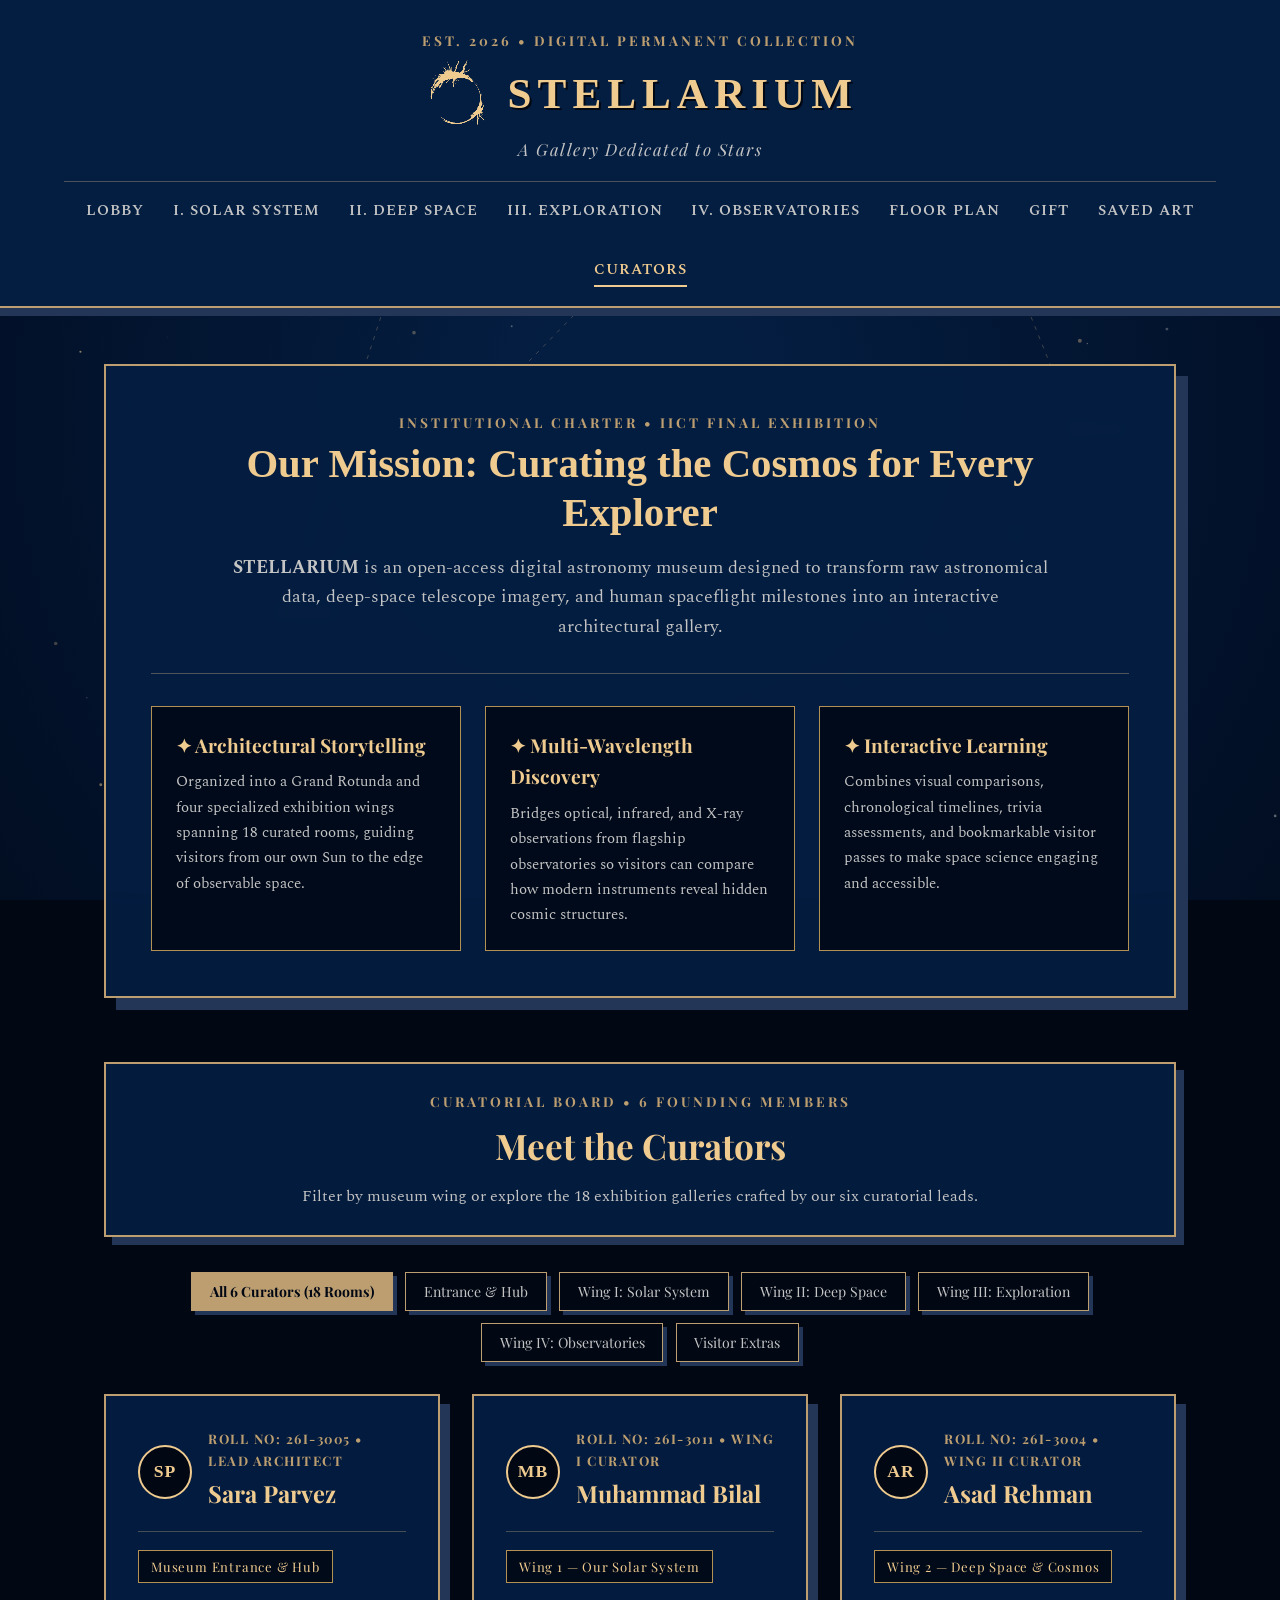
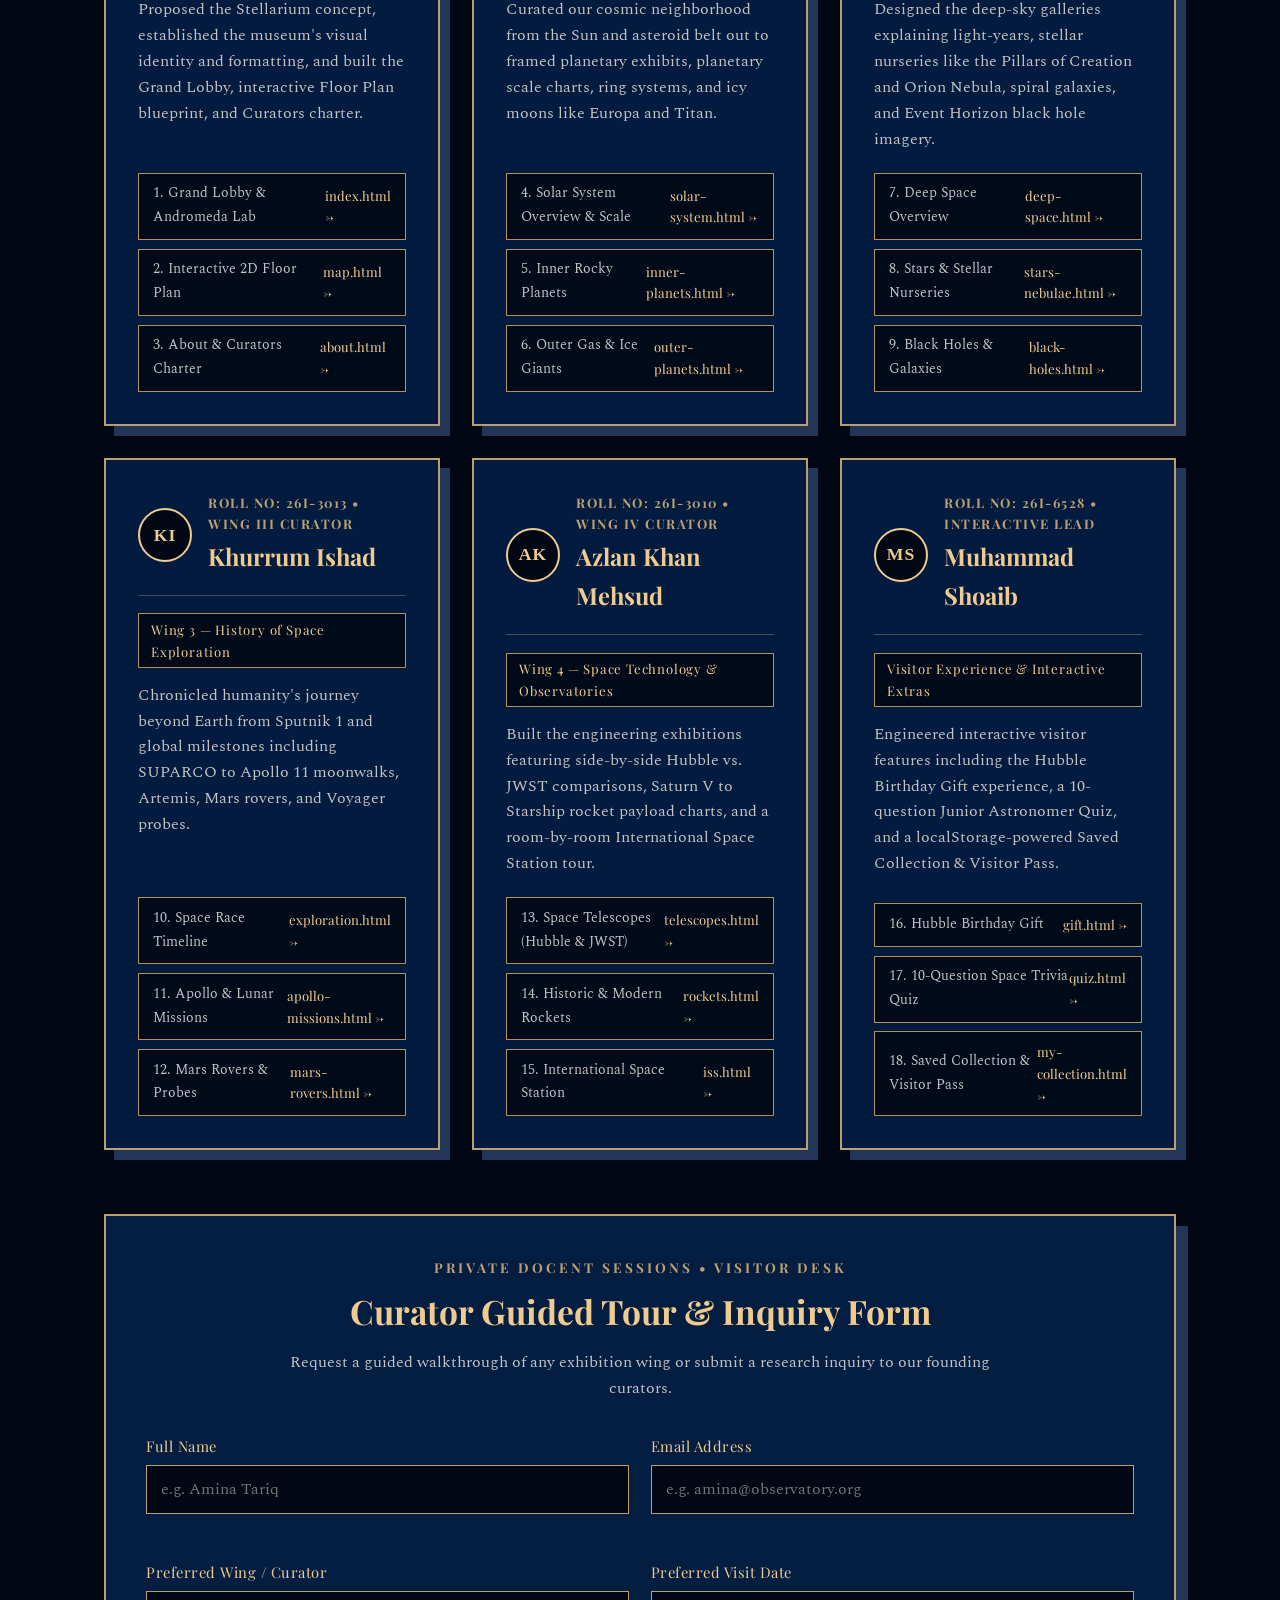
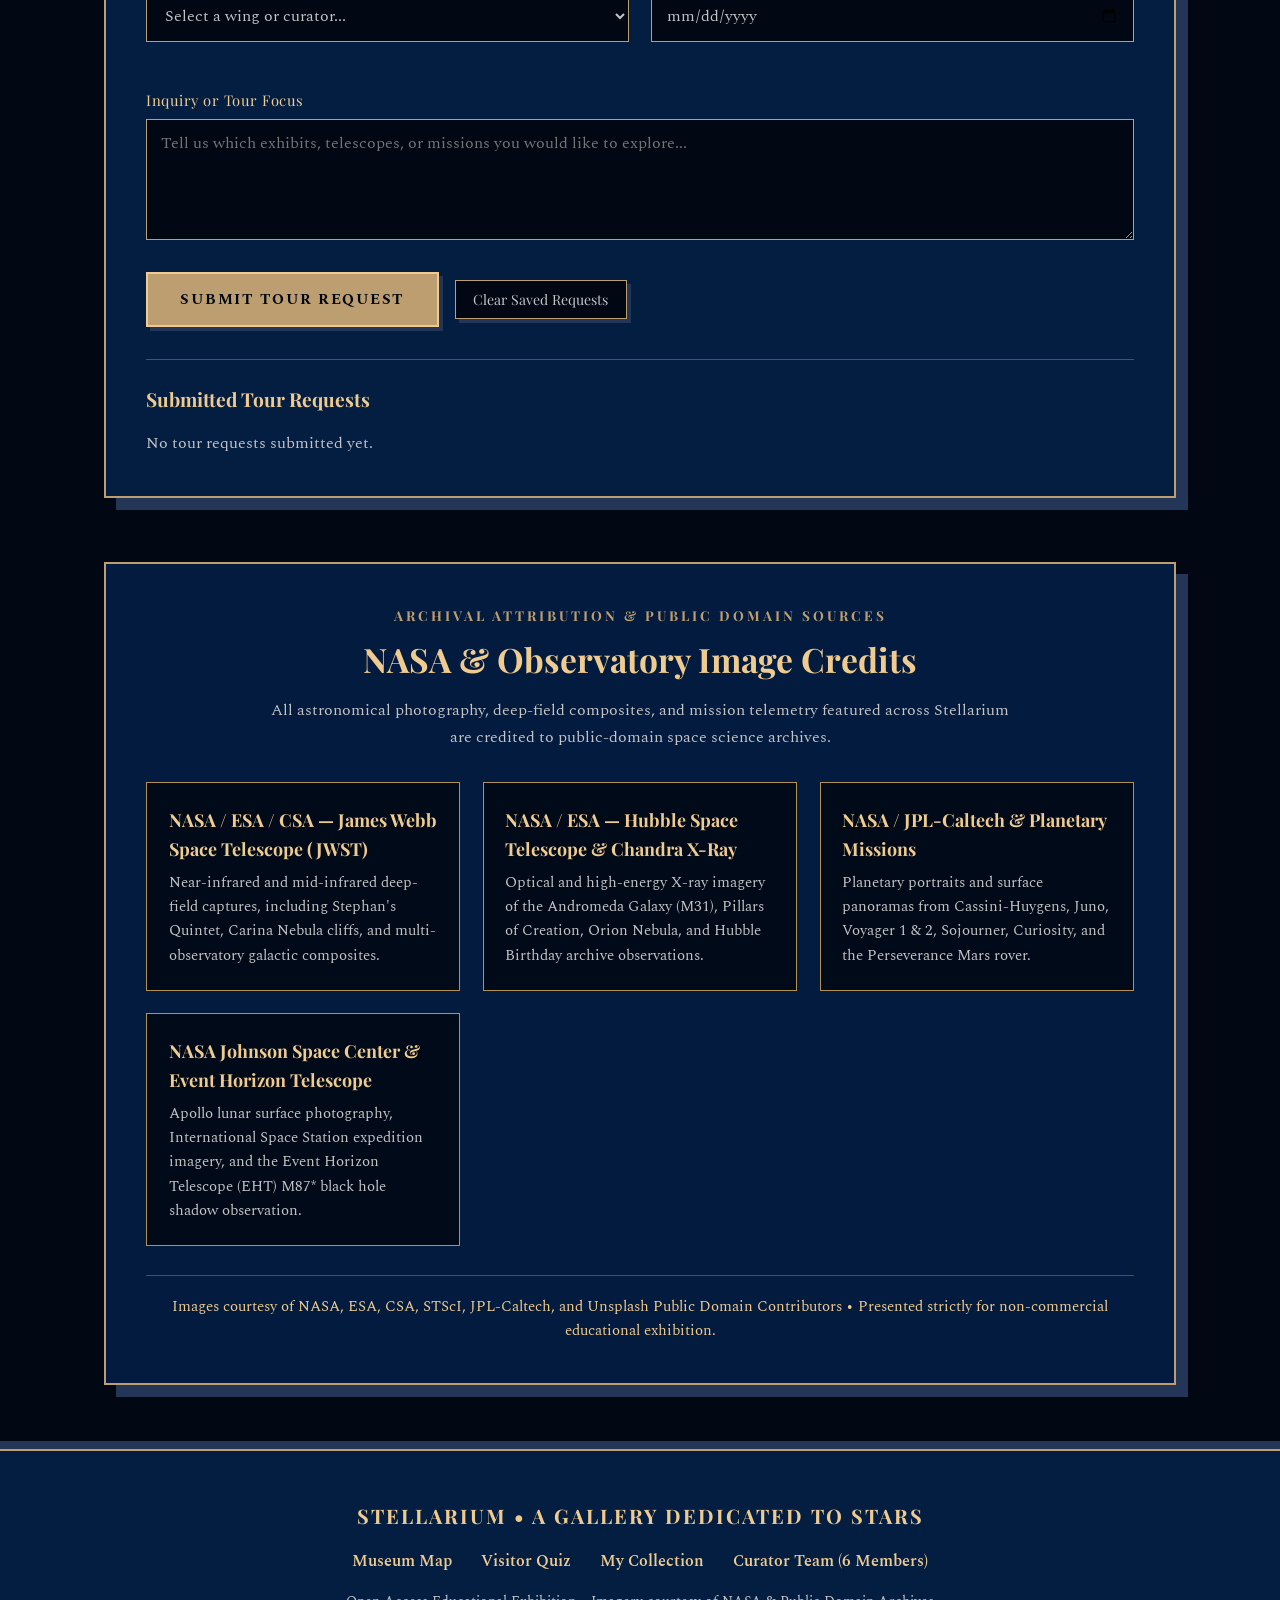
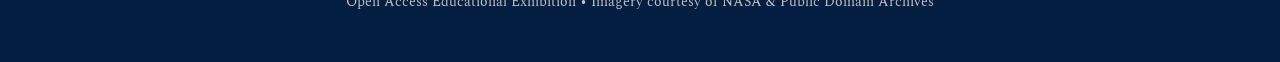
<file: pages/about.html>
<!DOCTYPE html>
<html lang="en">
<head>
  <meta charset="UTF-8" />
  <meta name="viewport" content="width=device-width, initial-scale=1.0" />
  <title>STELLARIUM | About &amp; Curators</title>

  <!-- Google Fonts: Playfair Display & Spectral -->
  <link rel="preconnect" href="https://fonts.googleapis.com">
  <link rel="preconnect" href="https://fonts.gstatic.com" crossorigin>
  <link href="https://fonts.googleapis.com/css2?family=Playfair+Display:ital,wght@0,500;0,700;1,400&family=Spectral:ital,wght@0,400;0,600;1,400&display=swap" rel="stylesheet">

  <!-- Shared Stylesheet (One level up from pages/) -->
  <link rel="stylesheet" href="../css/styles.css" />

  <style>
    /* Deep-Field Nebula & Constellation Background Canvas */
    #about-cosmos-canvas {
      position: fixed;
      top: 0;
      left: 0;
      width: 100vw;
      height: 100vh;
      z-index: 1;
      pointer-events: none;
      display: block;
    }

    .about-container {
      position: relative;
      z-index: 5;
      max-width: 1200px;
      margin: 3.5rem auto;
      padding: 0 5%;
    }

    /* Museum Mission Statement Plaque */
    .mission-panel {
      background: rgba(4, 30, 66, 0.92);
      backdrop-filter: blur(6px);
      border: 2px solid var(--gold-main);
      padding: 2.8rem;
      box-shadow: 12px 12px 0 var(--shadow-thick);
      margin-bottom: 4rem;
    }

    .mission-header {
      text-align: center;
      max-width: 820px;
      margin: 0 auto 2rem;
    }

    .mission-header h1 {
      font-size: 2.55rem;
      line-height: 1.18;
      margin: 0.45rem 0 1rem;
    }

    .mission-lead {
      font-size: 1.12rem;
      color: var(--text-silver);
    }

    .mission-pillars {
      display: grid;
      grid-template-columns: repeat(auto-fit, minmax(260px, 1fr));
      gap: 1.5rem;
      margin-top: 2rem;
      padding-top: 2rem;
      border-top: 1px solid rgba(240, 203, 144, 0.32);
    }

    .pillar-box {
      background: rgba(1, 8, 20, 0.85);
      border: 1px solid var(--gold-dark);
      padding: 1.4rem 1.5rem;
    }

    .pillar-box h3 {
      font-size: 1.2rem;
      margin-bottom: 0.5rem;
    }

    .pillar-box p {
      font-size: 0.96rem;
      color: var(--text-silver);
    }

    /* Meet the Curators Section */
    .curators-section {
      margin-bottom: 4rem;
    }

    .section-banner {
      text-align: center;
      margin-bottom: 2.2rem;
      background: rgba(4, 30, 66, 0.88);
      border: 2px solid var(--gold-main);
      padding: 1.6rem 2rem;
      box-shadow: 8px 8px 0 var(--shadow-thick);
    }

    .section-banner h2 {
      font-size: 2.2rem;
      margin: 0.3rem 0 0.5rem;
    }

    .filter-bar {
      display: flex;
      justify-content: center;
      flex-wrap: wrap;
      gap: 0.8rem;
      margin-bottom: 2rem;
    }

    .curator-filter-btn {
      background: var(--bg-abyss);
      color: var(--text-silver);
      border: 1px solid var(--gold-main);
      padding: 0.55rem 1.1rem;
      font-family: 'Playfair Display', serif;
      font-size: 0.88rem;
      cursor: pointer;
      transition: 0.2s;
      box-shadow: 4px 4px 0 var(--shadow-thick);
    }

    .curator-filter-btn.active,
    .curator-filter-btn:hover {
      background: var(--gold-main);
      color: var(--bg-abyss);
      font-weight: 700;
    }

    .curator-grid {
      display: grid;
      grid-template-columns: repeat(auto-fit, minmax(330px, 1fr));
      gap: 2rem;
    }

    .curator-card {
      background: rgba(4, 30, 66, 0.93);
      backdrop-filter: blur(6px);
      border: 2px solid var(--gold-main);
      padding: 2rem;
      box-shadow: 10px 10px 0 var(--shadow-thick);
      display: flex;
      flex-direction: column;
      justify-content: space-between;
      transition: transform 0.25s ease, border-color 0.25s ease, box-shadow 0.25s ease, opacity 0.25s ease;
    }

    .curator-card:hover {
      transform: translate(-4px, -4px);
      border-color: var(--gold-light);
      box-shadow: 14px 14px 0 var(--shadow-thick);
    }

    .curator-top {
      display: flex;
      align-items: center;
      gap: 1rem;
      margin-bottom: 1.1rem;
      padding-bottom: 1rem;
      border-bottom: 1px solid rgba(240, 203, 144, 0.28);
    }

    .curator-crest {
      width: 54px;
      height: 54px;
      border-radius: 50%;
      background: var(--bg-abyss);
      border: 2px solid var(--gold-light);
      color: var(--gold-light);
      display: flex;
      align-items: center;
      justify-content: center;
      font-family: 'Times New Roman', serif;
      font-weight: bold;
      font-size: 1.1rem;
      letter-spacing: 1px;
      flex-shrink: 0;
    }

    .curator-id {
      font-family: 'Playfair Display', serif;
      font-size: 0.82rem;
      letter-spacing: 1.5px;
      color: var(--gold-main);
      font-weight: 700;
      text-transform: uppercase;
    }

    .curator-card h3 {
      font-size: 1.48rem;
      margin: 0.15rem 0;
    }

    .wing-tag {
      display: inline-block;
      background: rgba(1, 8, 20, 0.9);
      border: 1px solid var(--gold-dark);
      color: var(--gold-light);
      font-family: 'Playfair Display', serif;
      font-size: 0.82rem;
      letter-spacing: 0.8px;
      padding: 0.3rem 0.75rem;
      margin-bottom: 0.9rem;
    }

    .curator-summary {
      font-size: 0.98rem;
      color: var(--text-silver);
      margin-bottom: 1.25rem;
    }

    .page-links-list {
      display: flex;
      flex-direction: column;
      gap: 0.55rem;
      margin-top: auto;
    }

    .page-link-item {
      display: flex;
      justify-content: space-between;
      align-items: center;
      background: rgba(1, 8, 20, 0.88);
      border: 1px solid var(--gold-dark);
      padding: 0.55rem 0.85rem;
      font-size: 0.9rem;
      transition: 0.2s;
    }

    .page-link-item:hover {
      border-color: var(--gold-light);
      background: var(--shadow-thick);
      color: #ffffff;
    }

    .page-link-item span {
      color: var(--gold-light);
      font-family: 'Playfair Display', serif;
      font-size: 0.82rem;
    }

    /* NASA & Archival Image Credits Section */
    .credits-panel {
      background: rgba(4, 30, 66, 0.93);
      backdrop-filter: blur(6px);
      border: 2px solid var(--gold-main);
      padding: 2.5rem;
      box-shadow: 12px 12px 0 var(--shadow-thick);
    }

    .credits-header {
      text-align: center;
      max-width: 760px;
      margin: 0 auto 2rem;
    }

    .credits-header h2 {
      font-size: 2.1rem;
      margin: 0.35rem 0 0.6rem;
    }

    .credits-grid {
      display: grid;
      grid-template-columns: repeat(auto-fit, minmax(260px, 1fr));
      gap: 1.4rem;
    }

    .credit-item {
      background: rgba(1, 8, 20, 0.88);
      border: 1px solid var(--gold-dark);
      padding: 1.35rem;
    }

    .credit-item h4 {
      font-size: 1.12rem;
      margin-bottom: 0.45rem;
    }

    .credit-item p {
      font-size: 0.92rem;
      color: var(--text-silver);
    }

    .credit-footer-note {
      margin-top: 1.8rem;
      padding-top: 1.2rem;
      border-top: 1px solid rgba(240, 203, 144, 0.3);
      text-align: center;
      font-size: 0.92rem;
      color: var(--gold-light);
    }

    /* Curator Guided Tour & Inquiry Form */
    .inquiry-panel {
      background: var(--panel-oxford);
      backdrop-filter: blur(6px);
      border: 2px solid var(--gold-main);
      padding: 2.5rem;
      box-shadow: 12px 12px 0 var(--shadow-thick);
      margin-bottom: 4rem;
    }

    .inquiry-header {
      text-align: center;
      max-width: 760px;
      margin: 0 auto 2rem;
    }

    .inquiry-header h2 {
      font-size: 2.1rem;
      margin: 0.35rem 0 0.6rem;
    }

    .inquiry-form-grid {
      display: grid;
      grid-template-columns: repeat(2, minmax(0, 1fr));
      gap: 1.35rem;
    }

    .form-field {
      display: flex;
      flex-direction: column;
      gap: 0.4rem;
    }

    .form-field.full-width {
      grid-column: 1 / -1;
    }

    .form-field label {
      font-family: 'Playfair Display', serif;
      font-size: 0.92rem;
      color: var(--gold-light);
      letter-spacing: 0.5px;
    }

    .form-input {
      background: var(--bg-abyss);
      color: var(--text-silver);
      border: 1px solid var(--gold-main);
      padding: 0.72rem 0.9rem;
      font-family: 'Spectral', Georgia, serif;
      font-size: 0.98rem;
      transition: border-color 0.2s ease, box-shadow 0.2s ease;
    }

    .form-input:focus {
      outline: none;
      border-color: var(--gold-light);
      box-shadow: 0 0 0 2px rgba(240, 203, 144, 0.25);
    }

    .form-input.is-invalid {
      border-color: #f28b82;
    }

    .form-input.is-valid {
      border-color: var(--gold-light);
    }

    .form-error {
      min-height: 1.15rem;
      font-size: 0.84rem;
      color: #f28b82;
    }

    .inquiry-actions {
      display: flex;
      flex-wrap: wrap;
      align-items: center;
      gap: 1rem;
      margin-top: 0.5rem;
    }

    .form-status-banner {
      margin-top: 1.2rem;
      padding: 0.9rem 1.1rem;
      background: var(--bg-abyss);
      border: 1px solid var(--gold-light);
      color: var(--gold-light);
      font-size: 0.95rem;
      display: none;
    }

    .form-status-banner.is-visible {
      display: block;
    }

    .saved-inquiries-wrap {
      margin-top: 2rem;
      padding-top: 1.5rem;
      border-top: 1px solid rgba(240, 203, 144, 0.3);
    }

    .saved-inquiries-wrap h3 {
      font-size: 1.2rem;
      color: var(--gold-light);
      margin-bottom: 0.9rem;
    }

    .saved-inquiries-list {
      display: grid;
      grid-template-columns: repeat(auto-fit, minmax(260px, 1fr));
      gap: 1rem;
    }

    .saved-inquiry-item {
      background: var(--bg-abyss);
      border: 1px solid var(--gold-main);
      padding: 1rem 1.1rem;
      font-size: 0.9rem;
      color: var(--text-silver);
    }

    .saved-inquiry-item strong {
      color: var(--gold-light);
      display: block;
      margin-bottom: 0.25rem;
    }

    @media (max-width: 700px) {
      .mission-panel, .credits-panel, .inquiry-panel {
        padding: 1.6rem;
      }
      .inquiry-form-grid {
        grid-template-columns: 1fr;
      }
      .mission-header h1 {
        font-size: 2rem;
      }
      .curator-grid {
        grid-template-columns: 1fr;
      }
    }
  </style>
</head>
<body>

  <!-- Interactive Deep-Field Nebula & Constellation Background Canvas -->
  <canvas id="about-cosmos-canvas" aria-hidden="true"></canvas>

  <header>
    <div class="subtitle">Est. 2026 • Digital Permanent Collection</div>
    <div class="brand-lockup">
      <div class="logo-frame" id="logoContainer">
        <img id="rawLogoImg" src="../images/logo.jpeg" alt="Stellarium Celestial Ring Logo">
      </div>
      <div class="brand">STELLARIUM</div>
    </div>
    <div class="tagline">A Gallery Dedicated to Stars</div>
    <button
      type="button"
      class="nav-toggle"
      id="navToggle"
      aria-expanded="false"
      aria-controls="primaryNav"
      aria-label="Toggle navigation menu"
    >
      <span class="nav-toggle-bars" aria-hidden="true">
        <span></span>
        <span></span>
        <span></span>
      </span>
      <span class="nav-toggle-label">Menu</span>
    </button>
    <nav id="primaryNav" aria-label="Primary museum navigation">
      <a href="../index.html">Lobby</a>
      <a href="solar-system.html">I. Solar System</a>
      <a href="deep-space.html">II. Deep Space</a>
      <a href="exploration.html">III. Exploration</a>
      <a href="telescopes.html">IV. Observatories</a>
      <a href="map.html">Floor Plan</a>
      <a href="gift.html">Gift</a>
      <a href="my-collection.html">Saved Art</a>
      <a href="about.html" class="active">Curators</a>
    </nav>
  </header>

  <main class="about-container">

    <!-- 1. MUSEUM MISSION STATEMENT -->
    <section class="mission-panel" aria-labelledby="missionHeading">
      <div class="mission-header">
        <div class="subtitle">Institutional Charter • IICT Final Exhibition</div>
        <h1 id="missionHeading">Our Mission: Curating the Cosmos for Every Explorer</h1>
        <p class="mission-lead">
          <strong>STELLARIUM</strong> is an open-access digital astronomy museum designed to transform raw astronomical data, deep-space telescope imagery, and human spaceflight milestones into an interactive architectural gallery.
        </p>
      </div>

      <div class="mission-pillars">
        <div class="pillar-box">
          <h3>✦ Architectural Storytelling</h3>
          <p>Organized into a Grand Rotunda and four specialized exhibition wings spanning 18 curated rooms, guiding visitors from our own Sun to the edge of observable space.</p>
        </div>
        <div class="pillar-box">
          <h3>✦ Multi-Wavelength Discovery</h3>
          <p>Bridges optical, infrared, and X-ray observations from flagship observatories so visitors can compare how modern instruments reveal hidden cosmic structures.</p>
        </div>
        <div class="pillar-box">
          <h3>✦ Interactive Learning</h3>
          <p>Combines visual comparisons, chronological timelines, trivia assessments, and bookmarkable visitor passes to make space science engaging and accessible.</p>
        </div>
      </div>
    </section>

    <!-- 2. MEET THE CURATORS (ALL 6 GROUP MEMBERS) -->
    <section class="curators-section" aria-labelledby="curatorsHeading">
      <div class="section-banner">
        <div class="subtitle">Curatorial Board • 6 Founding Members</div>
        <h2 id="curatorsHeading">Meet the Curators</h2>
        <p>Filter by museum wing or explore the 18 exhibition galleries crafted by our six curatorial leads.</p>
      </div>

      <div class="filter-bar" role="group" aria-label="Filter curators by exhibition wing">
        <button type="button" class="curator-filter-btn active" data-wing="all" aria-pressed="true">All 6 Curators (18 Rooms)</button>
        <button type="button" class="curator-filter-btn" data-wing="entrance" aria-pressed="false">Entrance &amp; Hub</button>
        <button type="button" class="curator-filter-btn" data-wing="wing1" aria-pressed="false">Wing I: Solar System</button>
        <button type="button" class="curator-filter-btn" data-wing="wing2" aria-pressed="false">Wing II: Deep Space</button>
        <button type="button" class="curator-filter-btn" data-wing="wing3" aria-pressed="false">Wing III: Exploration</button>
        <button type="button" class="curator-filter-btn" data-wing="wing4" aria-pressed="false">Wing IV: Observatories</button>
        <button type="button" class="curator-filter-btn" data-wing="visitor" aria-pressed="false">Visitor Extras</button>
      </div>

      <div class="curator-grid" id="curatorGrid" aria-live="polite"></div>
    </section>

    <!-- 3. CURATOR GUIDED TOUR & INQUIRY FORM -->
    <section class="inquiry-panel" aria-labelledby="inquiryHeading">
      <div class="inquiry-header">
        <div class="subtitle">Private Docent Sessions • Visitor Desk</div>
        <h2 id="inquiryHeading">Curator Guided Tour &amp; Inquiry Form</h2>
        <p>Request a guided walkthrough of any exhibition wing or submit a research inquiry to our founding curators.</p>
      </div>

      <form id="curatorInquiryForm" novalidate>
        <div class="inquiry-form-grid">
          <div class="form-field">
            <label for="visitorName">Full Name</label>
            <input type="text" id="visitorName" name="visitorName" class="form-input" placeholder="e.g. Amina Tariq" autocomplete="name" required />
            <span class="form-error" id="visitorNameError" aria-live="polite"></span>
          </div>

          <div class="form-field">
            <label for="visitorEmail">Email Address</label>
            <input type="email" id="visitorEmail" name="visitorEmail" class="form-input" placeholder="e.g. amina@observatory.org" autocomplete="email" required />
            <span class="form-error" id="visitorEmailError" aria-live="polite"></span>
          </div>

          <div class="form-field">
            <label for="preferredWing">Preferred Wing / Curator</label>
            <select id="preferredWing" name="preferredWing" class="form-input" required>
              <option value="">Select a wing or curator...</option>
              <option value="Entrance & Hub — Sara Parvez">Entrance &amp; Hub — Sara Parvez</option>
              <option value="Wing I: Solar System — Muhammad Bilal">Wing I: Solar System — Muhammad Bilal</option>
              <option value="Wing II: Deep Space — Asad Rehman">Wing II: Deep Space — Asad Rehman</option>
              <option value="Wing III: Exploration — Khurrum Ishad">Wing III: Exploration — Khurrum Ishad</option>
              <option value="Wing IV: Observatories — Azlan Khan Mehsud">Wing IV: Observatories — Azlan Khan Mehsud</option>
              <option value="Visitor Extras — Muhammad Shoaib">Visitor Extras — Muhammad Shoaib</option>
            </select>
            <span class="form-error" id="preferredWingError" aria-live="polite"></span>
          </div>

          <div class="form-field">
            <label for="visitDate">Preferred Visit Date</label>
            <input type="date" id="visitDate" name="visitDate" class="form-input" required />
            <span class="form-error" id="visitDateError" aria-live="polite"></span>
          </div>

          <div class="form-field full-width">
            <label for="inquiryMessage">Inquiry or Tour Focus</label>
            <textarea id="inquiryMessage" name="inquiryMessage" rows="4" class="form-input" placeholder="Tell us which exhibits, telescopes, or missions you would like to explore..." required></textarea>
            <span class="form-error" id="inquiryMessageError" aria-live="polite"></span>
          </div>
        </div>

        <div class="inquiry-actions">
          <button type="submit" class="gold-btn">Submit Tour Request</button>
          <button type="button" id="clearInquiriesBtn" class="curator-filter-btn">Clear Saved Requests</button>
        </div>

        <div id="inquiryStatus" class="form-status-banner" role="status" aria-live="polite"></div>
      </form>

      <div class="saved-inquiries-wrap" id="savedInquiriesWrap">
        <h3>Submitted Tour Requests</h3>
        <div class="saved-inquiries-list" id="savedInquiriesList"></div>
      </div>
    </section>

    <!-- 4. NASA & OBSERVATORY IMAGE CREDITS -->
    <section class="credits-panel" aria-labelledby="creditsHeading">
      <div class="credits-header">
        <div class="subtitle">Archival Attribution &amp; Public Domain Sources</div>
        <h2 id="creditsHeading">NASA &amp; Observatory Image Credits</h2>
        <p>All astronomical photography, deep-field composites, and mission telemetry featured across Stellarium are credited to public-domain space science archives.</p>
      </div>

      <div class="credits-grid">
        <div class="credit-item">
          <h4>NASA / ESA / CSA — James Webb Space Telescope (JWST)</h4>
          <p>Near-infrared and mid-infrared deep-field captures, including Stephan's Quintet, Carina Nebula cliffs, and multi-observatory galactic composites.</p>
        </div>
        <div class="credit-item">
          <h4>NASA / ESA — Hubble Space Telescope &amp; Chandra X-Ray</h4>
          <p>Optical and high-energy X-ray imagery of the Andromeda Galaxy (M31), Pillars of Creation, Orion Nebula, and Hubble Birthday archive observations.</p>
        </div>
        <div class="credit-item">
          <h4>NASA / JPL-Caltech &amp; Planetary Missions</h4>
          <p>Planetary portraits and surface panoramas from Cassini-Huygens, Juno, Voyager 1 &amp; 2, Sojourner, Curiosity, and the Perseverance Mars rover.</p>
        </div>
        <div class="credit-item">
          <h4>NASA Johnson Space Center &amp; Event Horizon Telescope</h4>
          <p>Apollo lunar surface photography, International Space Station expedition imagery, and the Event Horizon Telescope (EHT) M87* black hole shadow observation.</p>
        </div>
      </div>

      <div class="credit-footer-note">
        Images courtesy of NASA, ESA, CSA, STScI, JPL-Caltech, and Unsplash Public Domain Contributors • Presented strictly for non-commercial educational exhibition.
      </div>
    </section>

  </main>

  <footer>
    <h3 style="letter-spacing: 2px; font-size: 1.25rem;">STELLARIUM • A GALLERY DEDICATED TO STARS</h3>
    <div class="footer-links">
      <a href="map.html">Museum Map</a>
      <a href="quiz.html">Visitor Quiz</a>
      <a href="my-collection.html">My Collection</a>
      <a href="about.html">Curator Team (6 Members)</a>
    </div>
    <p style="font-size: 0.88rem;">Open Access Educational Exhibition • Imagery courtesy of NASA &amp; Public Domain Archives</p>
  </footer>

  <!-- Dedicated About & Curators JS -->
  <script src="../js/about.js"></script>

</body>
</html>
</file>
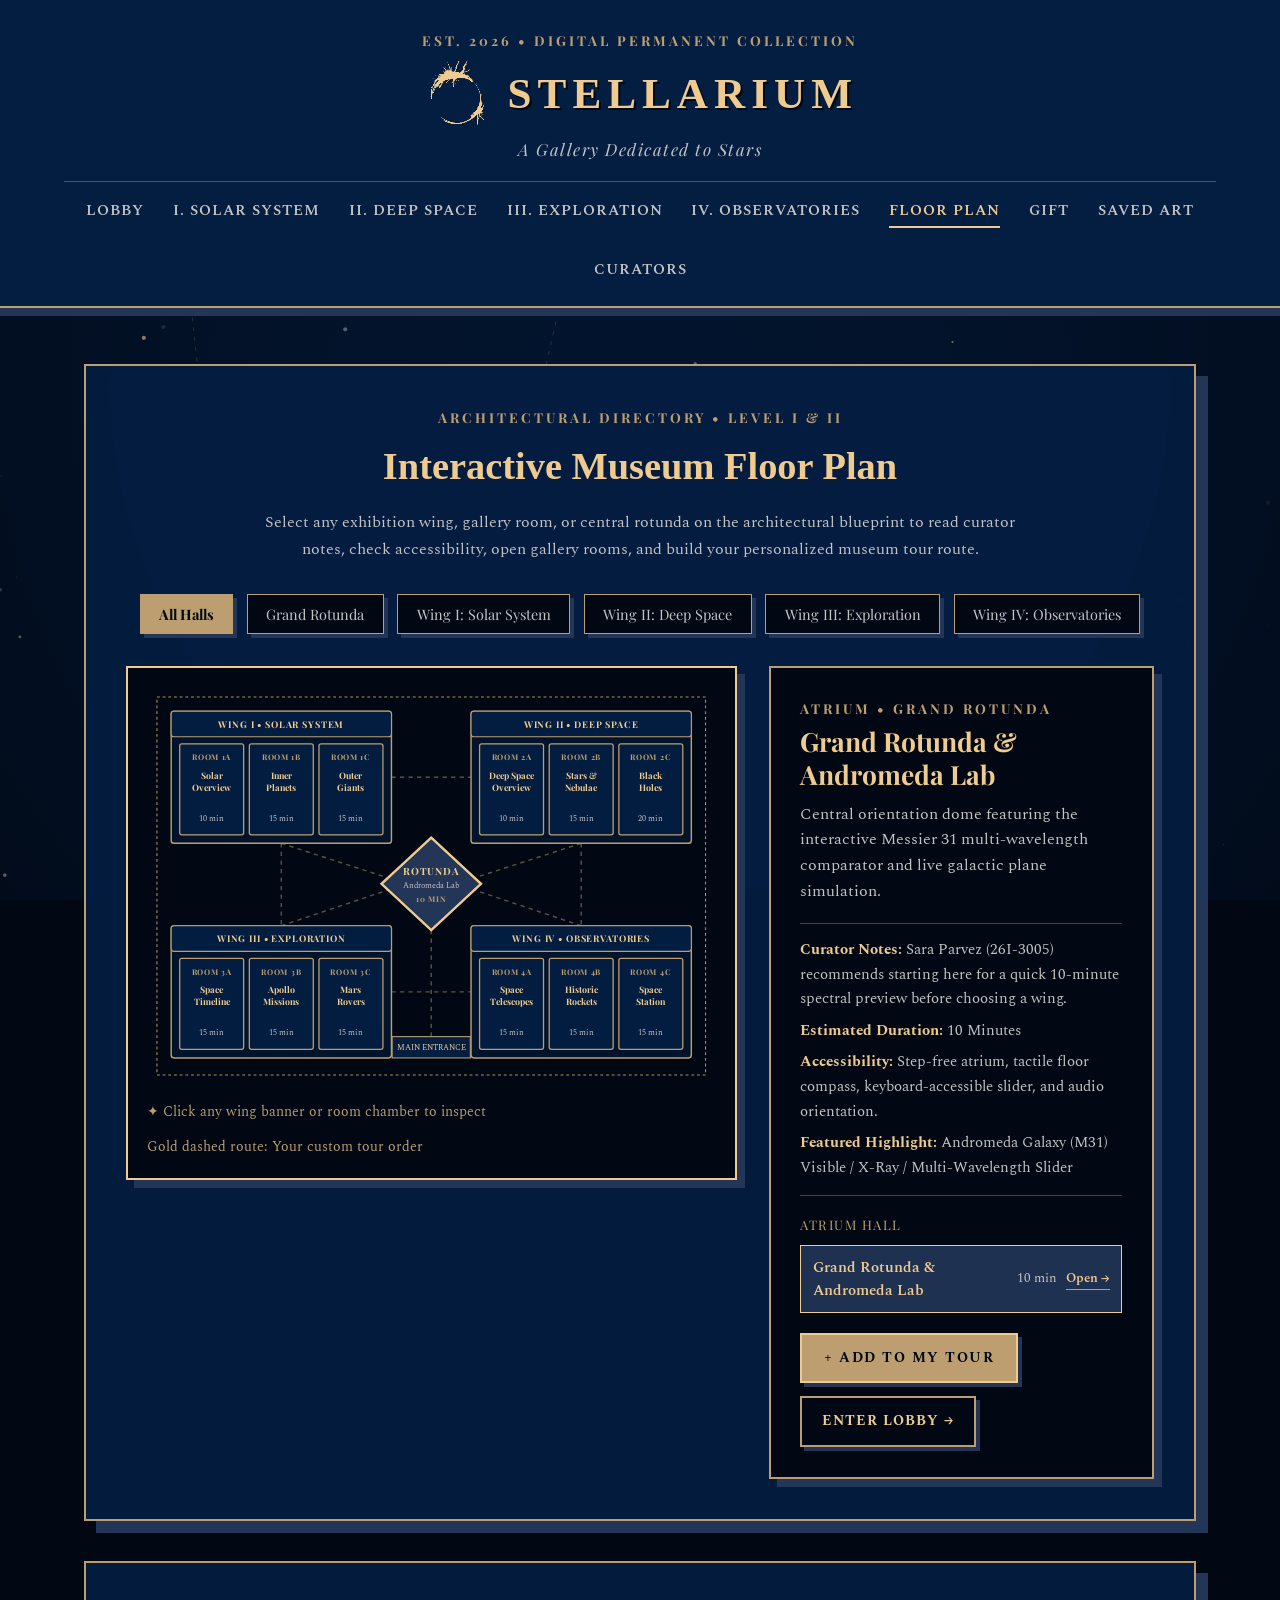
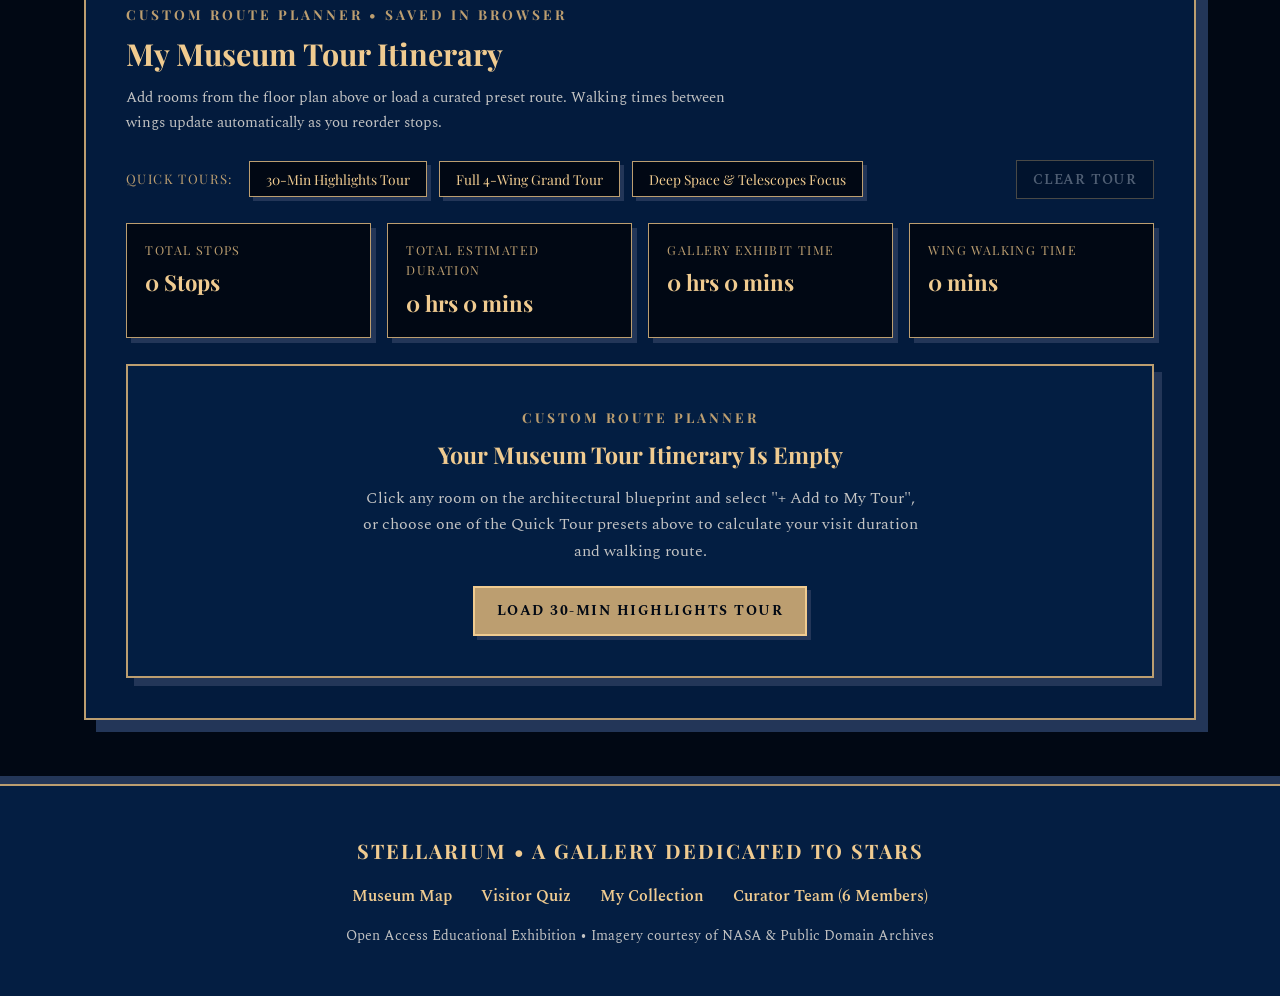
<file: pages/map.html>
<!DOCTYPE html>
<html lang="en">
<head>
  <meta charset="UTF-8" />
  <meta name="viewport" content="width=device-width, initial-scale=1.0" />
  <title>STELLARIUM | Museum Floor Plan &amp; Tour Planner</title>

  <!-- Google Fonts: Playfair Display & Spectral -->
  <link rel="preconnect" href="https://fonts.googleapis.com">
  <link rel="preconnect" href="https://fonts.gstatic.com" crossorigin>
  <link href="https://fonts.googleapis.com/css2?family=Playfair+Display:ital,wght@0,500;0,700;1,400&family=Spectral:ital,wght@0,400;0,600;1,400&display=swap" rel="stylesheet">

  <!-- Shared Stylesheet (One level up from pages/) -->
  <link rel="stylesheet" href="../css/styles.css" />

  <style>
    /* Galaxy Cluster Mapping Background Canvas */
    #galaxy-cluster-canvas {
      position: fixed;
      top: 0;
      left: 0;
      width: 100vw;
      height: 100vh;
      z-index: 1;
      pointer-events: none;
      display: block;
    }

    /* Screen-reader only utility */
    .sr-only {
      position: absolute;
      width: 1px;
      height: 1px;
      padding: 0;
      margin: -1px;
      overflow: hidden;
      clip: rect(0, 0, 0, 0);
      white-space: nowrap;
      border: 0;
    }

    /* Floor Plan Architectural Stage */
    .map-stage {
      position: relative;
      z-index: 5;
      max-width: 1240px;
      margin: 3.5rem auto;
      padding: 0 5%;
    }

    .map-shell {
      background: rgba(4, 30, 66, 0.92);
      backdrop-filter: blur(6px);
      border: 2px solid var(--gold-main);
      padding: 2.5rem;
      box-shadow: 12px 12px 0 var(--shadow-thick);
    }

    .map-header {
      text-align: center;
      max-width: 780px;
      margin: 0 auto 2rem;
    }

    .map-header h1 {
      font-size: 2.4rem;
      margin: 0.4rem 0 0.7rem;
    }

    /* Wing Filter Buttons */
    .wing-filters {
      display: flex;
      justify-content: center;
      flex-wrap: wrap;
      gap: 0.85rem;
      margin-bottom: 2rem;
    }

    .filter-btn {
      background: var(--bg-abyss);
      color: var(--text-silver);
      border: 1px solid var(--gold-main);
      padding: 0.55rem 1.15rem;
      font-family: 'Playfair Display', serif;
      font-size: 0.9rem;
      cursor: pointer;
      transition: 0.2s;
      box-shadow: 4px 4px 0 var(--shadow-thick);
    }

    .filter-btn.active,
    .filter-btn:hover {
      background: var(--gold-main);
      color: var(--bg-abyss);
      font-weight: 700;
    }

    .map-layout {
      display: grid;
      grid-template-columns: 1.38fr 0.87fr;
      gap: 2rem;
      align-items: start;
    }

    /* Interactive Architectural Blueprint */
    .blueprint-box {
      background: var(--bg-abyss);
      border: 2px solid var(--gold-light);
      padding: 1.2rem;
      position: relative;
      box-shadow: 8px 8px 0 var(--shadow-thick);
    }

    .blueprint-svg {
      width: 100%;
      height: auto;
      display: block;
    }

    .corridor-line {
      stroke: rgba(240, 203, 144, 0.38);
      stroke-width: 2;
      stroke-dasharray: 6 6;
      fill: none;
    }

    .wing-group {
      transition: opacity 0.25s ease;
    }

    .wing-group.dimmed {
      opacity: 0.32;
    }

    .wing-frame {
      fill: rgba(4, 30, 66, 0.52);
      stroke: var(--gold-main);
      stroke-width: 2;
      transition: stroke 0.25s ease, fill 0.25s ease, stroke-width 0.25s ease;
    }

    .wing-group.wing-active .wing-frame {
      fill: rgba(4, 30, 66, 0.85);
      stroke: var(--gold-light);
      stroke-width: 3;
    }

    .wing-header-zone {
      cursor: pointer;
    }

    .wing-header-bg {
      fill: rgba(4, 30, 66, 0.96);
      stroke: var(--gold-main);
      stroke-width: 1.5;
      transition: fill 0.2s ease, stroke 0.2s ease;
    }

    .wing-header-zone:hover .wing-header-bg,
    .wing-header-zone:focus-visible .wing-header-bg,
    .wing-group.wing-active .wing-header-bg {
      fill: rgba(35, 54, 88, 0.98);
      stroke: var(--gold-light);
    }

    .wing-header-label {
      font-family: 'Playfair Display', Georgia, serif;
      fill: var(--gold-light);
      font-size: 13px;
      font-weight: 700;
      letter-spacing: 1.2px;
      pointer-events: none;
    }

    .room-zone {
      cursor: pointer;
      transition: opacity 0.25s ease;
    }

    .room-zone rect,
    .room-zone polygon {
      fill: rgba(4, 30, 66, 0.94);
      stroke: var(--gold-main);
      stroke-width: 1.8;
      transition: fill 0.22s ease, stroke 0.22s ease, stroke-width 0.22s ease;
    }

    .room-zone:hover rect,
    .room-zone:hover polygon {
      fill: rgba(35, 54, 88, 0.98);
      stroke: var(--gold-light);
      stroke-width: 2.6;
    }

    .room-zone.selected rect,
    .room-zone.selected polygon {
      fill: rgba(35, 54, 88, 1);
      stroke: var(--gold-light);
      stroke-width: 3.4;
    }

    .room-zone.in-tour rect,
    .room-zone.in-tour polygon {
      stroke: var(--gold-light);
      stroke-dasharray: none;
    }

    .room-zone:focus-visible {
      outline: none;
    }

    .room-zone:focus-visible rect,
    .room-zone:focus-visible polygon,
    .wing-header-zone:focus-visible .wing-header-bg {
      stroke: #ffffff;
      stroke-width: 3.5;
    }

    .zone-code {
      font-family: 'Playfair Display', Georgia, serif;
      fill: var(--gold-main);
      font-size: 11px;
      font-weight: 700;
      letter-spacing: 1px;
      pointer-events: none;
    }

    .zone-title {
      font-family: 'Playfair Display', Georgia, serif;
      fill: var(--gold-light);
      font-size: 12.5px;
      font-weight: 700;
      pointer-events: none;
    }

    .zone-sub {
      font-family: 'Spectral', Georgia, serif;
      fill: var(--text-silver);
      font-size: 11px;
      pointer-events: none;
    }

    .rotunda-title {
      font-family: 'Playfair Display', Georgia, serif;
      fill: var(--gold-light);
      font-size: 14px;
      font-weight: 700;
      letter-spacing: 1px;
      pointer-events: none;
    }

    .tour-route-path {
      fill: none;
      stroke: var(--gold-light);
      stroke-width: 3;
      stroke-linecap: round;
      stroke-linejoin: round;
      stroke-dasharray: 8 5;
      opacity: 0.9;
      pointer-events: none;
    }

    .tour-stop-pin circle {
      fill: var(--bg-abyss);
      stroke: var(--gold-light);
      stroke-width: 2;
      pointer-events: none;
    }

    .tour-stop-pin text {
      font-family: 'Playfair Display', Georgia, serif;
      fill: var(--gold-light);
      font-size: 10.5px;
      font-weight: 700;
      text-anchor: middle;
      dominant-baseline: central;
      pointer-events: none;
    }

    .wing-legend {
      display: flex;
      justify-content: space-between;
      flex-wrap: wrap;
      gap: 0.75rem;
      margin-top: 1rem;
      font-size: 0.86rem;
      color: var(--gold-main);
    }

    /* Inspector Plaque Card */
    .wing-inspector {
      background: var(--bg-abyss);
      border: 2px solid var(--gold-main);
      padding: 1.85rem;
      box-shadow: 8px 8px 0 var(--shadow-thick);
    }

    .wing-inspector h2 {
      font-size: 1.65rem;
      margin: 0.35rem 0 0.75rem;
      line-height: 1.22;
    }

    .inspector-desc {
      color: var(--text-silver);
      font-size: 0.97rem;
    }

    .inspector-meta {
      border-top: 1px solid rgba(240, 203, 144, 0.3);
      border-bottom: 1px solid rgba(240, 203, 144, 0.3);
      padding: 0.9rem 0;
      margin: 1.15rem 0;
      font-size: 0.93rem;
    }

    .inspector-meta div {
      margin-bottom: 0.45rem;
    }

    .inspector-meta div:last-child {
      margin-bottom: 0;
    }

    .inspector-meta strong {
      color: var(--gold-light);
    }

    .inspector-rooms-block {
      margin-bottom: 1.25rem;
    }

    .inspector-rooms-heading {
      font-family: 'Playfair Display', Georgia, serif;
      font-size: 0.82rem;
      letter-spacing: 1.5px;
      text-transform: uppercase;
      color: var(--gold-main);
      margin-bottom: 0.6rem;
    }

    .inspector-room-chips {
      display: flex;
      flex-direction: column;
      gap: 0.45rem;
    }

    .inspector-room-row {
      display: flex;
      align-items: center;
      justify-content: space-between;
      gap: 0.5rem;
      background: rgba(4, 30, 66, 0.75);
      border: 1px solid var(--gold-dark);
      padding: 0.45rem 0.7rem;
    }

    .inspector-room-row.is-current {
      border-color: var(--gold-light);
      background: rgba(35, 54, 88, 0.9);
    }

    .room-chip-btn {
      background: none;
      border: none;
      color: var(--gold-light);
      font-family: 'Spectral', Georgia, serif;
      font-size: 0.92rem;
      font-weight: 600;
      text-align: left;
      cursor: pointer;
      padding: 0.15rem 0;
      flex: 1;
    }

    .room-chip-btn:hover {
      color: #ffffff;
      text-decoration: underline;
    }

    .room-chip-meta {
      display: flex;
      align-items: center;
      gap: 0.55rem;
      font-size: 0.8rem;
      color: var(--text-silver);
      flex-shrink: 0;
    }

    .room-chip-link {
      color: var(--gold-light);
      border-bottom: 1px solid var(--gold-main);
      font-size: 0.8rem;
      font-weight: 600;
    }

    .room-chip-link:hover {
      color: #ffffff;
      border-bottom-color: #ffffff;
    }

    .inspector-actions {
      display: flex;
      flex-wrap: wrap;
      gap: 0.85rem;
      align-items: center;
    }

    .gold-btn {
      padding: 0.75rem 1.35rem;
      font-size: 0.88rem;
    }

    .gold-btn[aria-pressed="true"] {
      background: var(--panel-oxford);
      color: var(--gold-light);
      border-color: var(--gold-light);
    }

    .gold-btn[aria-pressed="true"]:hover {
      background: var(--shadow-thick);
      color: #ffffff;
    }

    .stop-map-btn {
      background: none;
      border: none;
      border-bottom: 1px solid var(--gold-main);
      color: var(--gold-light);
      font-family: inherit;
      font-size: inherit;
      font-weight: 600;
      padding: 0;
      cursor: pointer;
    }

    .stop-map-btn:hover {
      color: #ffffff;
      border-bottom-color: #ffffff;
    }

    .secondary-btn {
      display: inline-block;
      padding: 0.75rem 1.25rem;
      border: 2px solid var(--gold-main);
      background: var(--bg-abyss);
      color: var(--gold-light);
      font-family: 'Spectral', Georgia, serif;
      font-size: 0.88rem;
      font-weight: 700;
      letter-spacing: 1px;
      text-transform: uppercase;
      cursor: pointer;
      transition: 0.2s ease;
      box-shadow: 4px 4px 0 var(--shadow-thick);
    }

    .secondary-btn:hover:not(:disabled) {
      background: var(--panel-oxford);
      border-color: var(--gold-light);
      color: #ffffff;
    }

    .secondary-btn[aria-pressed="true"] {
      background: var(--panel-oxford);
      border-color: var(--gold-light);
      color: var(--gold-light);
    }

    .secondary-btn:disabled {
      opacity: 0.45;
      cursor: not-allowed;
    }

    /* Custom Tour Itinerary & Time Calculator */
    .tour-planner {
      margin-top: 0;
      padding-top: 0;
      border-top: none;
    }

    .tour-planner-top {
      display: flex;
      justify-content: space-between;
      align-items: flex-end;
      flex-wrap: wrap;
      gap: 1.2rem;
      margin-bottom: 1.5rem;
    }

    .tour-planner-top h2 {
      font-size: 1.9rem;
      margin: 0.25rem 0 0.35rem;
    }

    .tour-planner-lead {
      color: var(--text-silver);
      max-width: 640px;
      font-size: 0.96rem;
    }

    .preset-controls {
      display: flex;
      flex-wrap: wrap;
      align-items: center;
      gap: 0.75rem;
      margin-bottom: 1.5rem;
    }

    .preset-label {
      font-family: 'Playfair Display', Georgia, serif;
      font-size: 0.82rem;
      letter-spacing: 1.4px;
      text-transform: uppercase;
      color: var(--gold-main);
      margin-right: 0.25rem;
    }

    .preset-btn {
      background: var(--bg-abyss);
      color: var(--gold-light);
      border: 1px solid var(--gold-main);
      padding: 0.5rem 1rem;
      font-family: 'Playfair Display', Georgia, serif;
      font-size: 0.86rem;
      cursor: pointer;
      transition: 0.2s;
      box-shadow: 4px 4px 0 var(--shadow-thick);
    }

    .preset-btn:hover,
    .preset-btn.active {
      background: var(--gold-main);
      color: var(--bg-abyss);
      font-weight: 700;
    }

    .clear-tour-btn {
      margin-left: auto;
      background: var(--bg-abyss);
      color: var(--text-silver);
      border: 1px solid var(--gold-dark);
      padding: 0.5rem 1rem;
      font-family: 'Spectral', Georgia, serif;
      font-size: 0.86rem;
      font-weight: 600;
      text-transform: uppercase;
      letter-spacing: 0.8px;
      cursor: pointer;
      transition: 0.2s;
    }

    .clear-tour-btn:hover:not(:disabled) {
      border-color: var(--gold-light);
      color: var(--gold-light);
      background: var(--shadow-thick);
    }

    .clear-tour-btn:disabled {
      opacity: 0.4;
      cursor: not-allowed;
    }

    /* Metrics Strip */
    .tour-summary-grid {
      display: grid;
      grid-template-columns: repeat(4, minmax(0, 1fr));
      gap: 1rem;
      margin-bottom: 1.6rem;
    }

    .summary-metric {
      background: var(--bg-abyss);
      border: 1px solid var(--gold-main);
      padding: 1rem 1.15rem;
      box-shadow: 5px 5px 0 var(--shadow-thick);
    }

    .metric-label {
      font-family: 'Playfair Display', Georgia, serif;
      font-size: 0.78rem;
      letter-spacing: 1.4px;
      text-transform: uppercase;
      color: var(--gold-main);
      margin-bottom: 0.25rem;
    }

    .metric-value {
      font-family: 'Playfair Display', Georgia, serif;
      font-size: 1.38rem;
      font-weight: 700;
      color: var(--gold-light);
    }

    /* Itinerary List */
    .itinerary-list {
      display: flex;
      flex-direction: column;
      gap: 0.65rem;
    }

    .tour-stop-card {
      background: var(--bg-abyss);
      border: 2px solid var(--gold-main);
      padding: 1rem 1.25rem;
      display: grid;
      grid-template-columns: auto 1fr auto;
      gap: 1.1rem;
      align-items: center;
      box-shadow: 6px 6px 0 var(--shadow-thick);
    }

    .stop-badge {
      width: 38px;
      height: 38px;
      border-radius: 50%;
      background: var(--panel-oxford);
      border: 2px solid var(--gold-light);
      color: var(--gold-light);
      font-family: 'Playfair Display', Georgia, serif;
      font-weight: 700;
      font-size: 1rem;
      display: flex;
      align-items: center;
      justify-content: center;
      flex-shrink: 0;
    }

    .stop-info h3 {
      font-size: 1.15rem;
      margin: 0.1rem 0 0.2rem;
    }

    .stop-eyebrow {
      font-family: 'Playfair Display', Georgia, serif;
      font-size: 0.76rem;
      letter-spacing: 1.2px;
      text-transform: uppercase;
      color: var(--gold-main);
    }

    .stop-meta-line {
      font-size: 0.88rem;
      color: var(--text-silver);
      display: flex;
      flex-wrap: wrap;
      gap: 0.85rem;
      align-items: center;
    }

    .stop-meta-line a {
      color: var(--gold-light);
      border-bottom: 1px solid var(--gold-main);
      font-weight: 600;
    }

    .stop-meta-line a:hover {
      color: #ffffff;
      border-bottom-color: #ffffff;
    }

    .stop-controls {
      display: flex;
      align-items: center;
      gap: 0.45rem;
    }

    .stop-ctrl-btn {
      background: var(--panel-oxford);
      color: var(--gold-light);
      border: 1px solid var(--gold-main);
      width: 34px;
      height: 34px;
      font-size: 0.95rem;
      font-weight: 700;
      cursor: pointer;
      display: inline-flex;
      align-items: center;
      justify-content: center;
      transition: 0.2s;
    }

    .stop-ctrl-btn:hover:not(:disabled) {
      background: var(--gold-main);
      color: var(--bg-abyss);
    }

    .stop-ctrl-btn:disabled {
      opacity: 0.35;
      cursor: not-allowed;
    }

    .stop-ctrl-btn.remove-btn {
      border-color: var(--gold-dark);
      color: var(--text-silver);
    }

    .stop-ctrl-btn.remove-btn:hover:not(:disabled) {
      background: #7c2323;
      border-color: var(--gold-light);
      color: #ffffff;
    }

    .tour-leg-connector {
      display: flex;
      align-items: center;
      gap: 0.6rem;
      padding: 0.15rem 0 0.15rem 1.25rem;
      font-size: 0.85rem;
      color: var(--gold-main);
      font-style: italic;
    }

    .tour-leg-connector::before {
      content: '↳';
      color: var(--gold-light);
      font-style: normal;
      font-weight: 700;
    }

    /* Responsive Breakpoints */
    @media (max-width: 960px) {
      .map-layout {
        grid-template-columns: 1fr;
      }

      .tour-summary-grid {
        grid-template-columns: repeat(2, minmax(0, 1fr));
      }
    }

    @media (max-width: 850px) {
      .map-stage {
        margin: 2rem auto;
      }

      .map-shell {
        padding: 1.45rem;
      }

      .map-header h1 {
        font-size: 1.9rem;
      }

      .blueprint-box,
      .wing-inspector {
        padding: 1rem;
      }

      .clear-tour-btn {
        margin-left: 0;
      }

      .tour-stop-card {
        grid-template-columns: auto 1fr;
        gap: 0.85rem;
      }

      .stop-controls {
        grid-column: 1 / -1;
        justify-content: flex-end;
        padding-top: 0.5rem;
        border-top: 1px solid rgba(188, 158, 112, 0.25);
      }
    }

    @media (max-width: 520px) {
      .tour-summary-grid {
        grid-template-columns: 1fr;
      }

      .inspector-actions {
        flex-direction: column;
        align-items: stretch;
        text-align: center;
      }
    }
  </style>
</head>
<body>

  <!-- Dedicated Galaxy Cluster Mapping Canvas (Replaces Interactive Single Galaxy) -->
  <canvas id="galaxy-cluster-canvas" aria-hidden="true"></canvas>

  <header>
    <div class="subtitle">Est. 2026 • Digital Permanent Collection</div>
    <div class="brand-lockup">
      <div class="logo-frame" id="logoContainer">
        <img id="rawLogoImg" src="../images/logo.jpeg" alt="Stellarium Celestial Ring Logo">
      </div>
      <div class="brand">STELLARIUM</div>
    </div>
    <div class="tagline">A Gallery Dedicated to Stars</div>
    <button
      type="button"
      class="nav-toggle"
      id="navToggle"
      aria-expanded="false"
      aria-controls="primaryNav"
      aria-label="Toggle navigation menu"
    >
      <span class="nav-toggle-bars" aria-hidden="true">
        <span></span>
        <span></span>
        <span></span>
      </span>
      <span class="nav-toggle-label">Menu</span>
    </button>
    <nav id="primaryNav" aria-label="Primary museum navigation">
      <a href="../index.html">Lobby</a>
      <a href="solar-system.html">I. Solar System</a>
      <a href="deep-space.html">II. Deep Space</a>
      <a href="exploration.html">III. Exploration</a>
      <a href="telescopes.html">IV. Observatories</a>
      <a href="map.html" class="active">Floor Plan</a>
      <a href="gift.html">Gift</a>
      <a href="my-collection.html">Saved Art</a>
      <a href="about.html">Curators</a>
    </nav>
  </header>

  <main class="map-stage">
    <div class="map-shell">
      <div class="map-header">
        <div class="subtitle">Architectural Directory • Level I &amp; II</div>
        <h1>Interactive Museum Floor Plan</h1>
        <p>Select any exhibition wing, gallery room, or central rotunda on the architectural blueprint to read curator notes, check accessibility, open gallery rooms, and build your personalized museum tour route.</p>
      </div>

      <div class="wing-filters" role="group" aria-label="Filter and inspect museum wings">
        <button type="button" class="filter-btn active" data-filter="all" aria-pressed="true">All Halls</button>
        <button type="button" class="filter-btn" data-filter="rotunda" aria-pressed="false">Grand Rotunda</button>
        <button type="button" class="filter-btn" data-filter="wing1" aria-pressed="false">Wing I: Solar System</button>
        <button type="button" class="filter-btn" data-filter="wing2" aria-pressed="false">Wing II: Deep Space</button>
        <button type="button" class="filter-btn" data-filter="wing3" aria-pressed="false">Wing III: Exploration</button>
        <button type="button" class="filter-btn" data-filter="wing4" aria-pressed="false">Wing IV: Observatories</button>
      </div>

      <div class="map-layout">
        <!-- Interactive Architectural Blueprint SVG -->
        <div class="blueprint-box">
          <svg class="blueprint-svg" viewBox="0 0 800 560" role="img" aria-label="Stellarium Interactive Floor Plan showing Grand Rotunda and 4 Exhibition Wings with 12 Gallery Rooms">
            <!-- Outer Architectural Frame -->
            <rect x="14" y="14" width="772" height="532" fill="none" stroke="#B39053" stroke-width="1.5" stroke-dasharray="4 4"/>

            <!-- Grand Gallery Concourse Corridors -->
            <line x1="344" y1="127" x2="456" y2="127" class="corridor-line" />
            <line x1="344" y1="429" x2="456" y2="429" class="corridor-line" />
            <line x1="189" y1="220" x2="189" y2="336" class="corridor-line" />
            <line x1="611" y1="220" x2="611" y2="336" class="corridor-line" />
            <line x1="189" y1="220" x2="365" y2="277" class="corridor-line" />
            <line x1="611" y1="220" x2="435" y2="277" class="corridor-line" />
            <line x1="189" y1="336" x2="365" y2="277" class="corridor-line" />
            <line x1="611" y1="336" x2="435" y2="277" class="corridor-line" />
            <line x1="400" y1="342" x2="400" y2="492" class="corridor-line" />

            <!-- WING I: Top Left (Solar System) -->
            <g class="wing-group" data-wing="wing1">
              <rect class="wing-frame" x="34" y="34" width="310" height="186" rx="4" />
              <g class="wing-header-zone" data-wing-select="wing1" role="button" tabindex="0" aria-label="Inspect Wing I: Solar System" aria-pressed="false">
                <rect class="wing-header-bg" x="34" y="34" width="310" height="36" rx="4" />
                <text x="189" y="57" text-anchor="middle" class="wing-header-label">WING I • SOLAR SYSTEM</text>
              </g>
              <g class="room-zone" data-room="solar-system" data-wing="wing1" role="button" tabindex="0" aria-label="Room 1A: Solar System Overview and Scale, 10 minutes" aria-pressed="false">
                <rect x="46" y="80" width="90" height="128" rx="3" />
                <text x="91" y="103" text-anchor="middle" class="zone-code">ROOM 1A</text>
                <text x="91" y="129" text-anchor="middle" class="zone-title">Solar</text>
                <text x="91" y="146" text-anchor="middle" class="zone-title">Overview</text>
                <text x="91" y="188" text-anchor="middle" class="zone-sub">10 min</text>
              </g>
              <g class="room-zone" data-room="inner-planets" data-wing="wing1" role="button" tabindex="0" aria-label="Room 1B: Inner Rocky Planets, 15 minutes" aria-pressed="false">
                <rect x="144" y="80" width="90" height="128" rx="3" />
                <text x="189" y="103" text-anchor="middle" class="zone-code">ROOM 1B</text>
                <text x="189" y="129" text-anchor="middle" class="zone-title">Inner</text>
                <text x="189" y="146" text-anchor="middle" class="zone-title">Planets</text>
                <text x="189" y="188" text-anchor="middle" class="zone-sub">15 min</text>
              </g>
              <g class="room-zone" data-room="outer-planets" data-wing="wing1" role="button" tabindex="0" aria-label="Room 1C: Outer Gas and Ice Giants, 15 minutes" aria-pressed="false">
                <rect x="242" y="80" width="90" height="128" rx="3" />
                <text x="287" y="103" text-anchor="middle" class="zone-code">ROOM 1C</text>
                <text x="287" y="129" text-anchor="middle" class="zone-title">Outer</text>
                <text x="287" y="146" text-anchor="middle" class="zone-title">Giants</text>
                <text x="287" y="188" text-anchor="middle" class="zone-sub">15 min</text>
              </g>
            </g>

            <!-- WING II: Top Right (Deep Space) -->
            <g class="wing-group" data-wing="wing2">
              <rect class="wing-frame" x="456" y="34" width="310" height="186" rx="4" />
              <g class="wing-header-zone" data-wing-select="wing2" role="button" tabindex="0" aria-label="Inspect Wing II: Deep Space" aria-pressed="false">
                <rect class="wing-header-bg" x="456" y="34" width="310" height="36" rx="4" />
                <text x="611" y="57" text-anchor="middle" class="wing-header-label">WING II • DEEP SPACE</text>
              </g>
              <g class="room-zone" data-room="deep-space" data-wing="wing2" role="button" tabindex="0" aria-label="Room 2A: Deep Space Overview, 10 minutes" aria-pressed="false">
                <rect x="468" y="80" width="90" height="128" rx="3" />
                <text x="513" y="103" text-anchor="middle" class="zone-code">ROOM 2A</text>
                <text x="513" y="129" text-anchor="middle" class="zone-title">Deep Space</text>
                <text x="513" y="146" text-anchor="middle" class="zone-title">Overview</text>
                <text x="513" y="188" text-anchor="middle" class="zone-sub">10 min</text>
              </g>
              <g class="room-zone" data-room="stars-nebulae" data-wing="wing2" role="button" tabindex="0" aria-label="Room 2B: Stars and Stellar Nurseries, 15 minutes" aria-pressed="false">
                <rect x="566" y="80" width="90" height="128" rx="3" />
                <text x="611" y="103" text-anchor="middle" class="zone-code">ROOM 2B</text>
                <text x="611" y="129" text-anchor="middle" class="zone-title">Stars &amp;</text>
                <text x="611" y="146" text-anchor="middle" class="zone-title">Nebulae</text>
                <text x="611" y="188" text-anchor="middle" class="zone-sub">15 min</text>
              </g>
              <g class="room-zone" data-room="black-holes" data-wing="wing2" role="button" tabindex="0" aria-label="Room 2C: Black Holes and Galaxies, 20 minutes" aria-pressed="false">
                <rect x="664" y="80" width="90" height="128" rx="3" />
                <text x="709" y="103" text-anchor="middle" class="zone-code">ROOM 2C</text>
                <text x="709" y="129" text-anchor="middle" class="zone-title">Black</text>
                <text x="709" y="146" text-anchor="middle" class="zone-title">Holes</text>
                <text x="709" y="188" text-anchor="middle" class="zone-sub">20 min</text>
              </g>
            </g>

            <!-- CENTRAL GRAND ROTUNDA -->
            <g class="wing-group wing-active" data-wing="rotunda">
              <g class="room-zone selected" data-room="rotunda" data-wing="rotunda" role="button" tabindex="0" aria-label="Grand Rotunda and Andromeda Lab, 10 minutes" aria-pressed="true">
                <polygon points="400,212 470,277 400,342 330,277" />
                <text x="400" y="264" text-anchor="middle" class="rotunda-title">ROTUNDA</text>
                <text x="400" y="283" text-anchor="middle" class="zone-sub">Andromeda Lab</text>
                <text x="400" y="302" text-anchor="middle" class="zone-code">10 MIN</text>
              </g>
            </g>

            <!-- WING III: Bottom Left (Exploration) -->
            <g class="wing-group" data-wing="wing3">
              <rect class="wing-frame" x="34" y="336" width="310" height="186" rx="4" />
              <g class="wing-header-zone" data-wing-select="wing3" role="button" tabindex="0" aria-label="Inspect Wing III: Exploration" aria-pressed="false">
                <rect class="wing-header-bg" x="34" y="336" width="310" height="36" rx="4" />
                <text x="189" y="359" text-anchor="middle" class="wing-header-label">WING III • EXPLORATION</text>
              </g>
              <g class="room-zone" data-room="exploration" data-wing="wing3" role="button" tabindex="0" aria-label="Room 3A: Space Race Timeline, 15 minutes" aria-pressed="false">
                <rect x="46" y="382" width="90" height="128" rx="3" />
                <text x="91" y="405" text-anchor="middle" class="zone-code">ROOM 3A</text>
                <text x="91" y="431" text-anchor="middle" class="zone-title">Space</text>
                <text x="91" y="448" text-anchor="middle" class="zone-title">Timeline</text>
                <text x="91" y="490" text-anchor="middle" class="zone-sub">15 min</text>
              </g>
              <g class="room-zone" data-room="apollo-missions" data-wing="wing3" role="button" tabindex="0" aria-label="Room 3B: Apollo and Lunar Missions, 15 minutes" aria-pressed="false">
                <rect x="144" y="382" width="90" height="128" rx="3" />
                <text x="189" y="405" text-anchor="middle" class="zone-code">ROOM 3B</text>
                <text x="189" y="431" text-anchor="middle" class="zone-title">Apollo</text>
                <text x="189" y="448" text-anchor="middle" class="zone-title">Missions</text>
                <text x="189" y="490" text-anchor="middle" class="zone-sub">15 min</text>
              </g>
              <g class="room-zone" data-room="mars-rovers" data-wing="wing3" role="button" tabindex="0" aria-label="Room 3C: Mars Rovers and Probes, 15 minutes" aria-pressed="false">
                <rect x="242" y="382" width="90" height="128" rx="3" />
                <text x="287" y="405" text-anchor="middle" class="zone-code">ROOM 3C</text>
                <text x="287" y="431" text-anchor="middle" class="zone-title">Mars</text>
                <text x="287" y="448" text-anchor="middle" class="zone-title">Rovers</text>
                <text x="287" y="490" text-anchor="middle" class="zone-sub">15 min</text>
              </g>
            </g>

            <!-- WING IV: Bottom Right (Observatories) -->
            <g class="wing-group" data-wing="wing4">
              <rect class="wing-frame" x="456" y="336" width="310" height="186" rx="4" />
              <g class="wing-header-zone" data-wing-select="wing4" role="button" tabindex="0" aria-label="Inspect Wing IV: Observatories" aria-pressed="false">
                <rect class="wing-header-bg" x="456" y="336" width="310" height="36" rx="4" />
                <text x="611" y="359" text-anchor="middle" class="wing-header-label">WING IV • OBSERVATORIES</text>
              </g>
              <g class="room-zone" data-room="telescopes" data-wing="wing4" role="button" tabindex="0" aria-label="Room 4A: Space Telescopes Hubble and JWST, 15 minutes" aria-pressed="false">
                <rect x="468" y="382" width="90" height="128" rx="3" />
                <text x="513" y="405" text-anchor="middle" class="zone-code">ROOM 4A</text>
                <text x="513" y="431" text-anchor="middle" class="zone-title">Space</text>
                <text x="513" y="448" text-anchor="middle" class="zone-title">Telescopes</text>
                <text x="513" y="490" text-anchor="middle" class="zone-sub">15 min</text>
              </g>
              <g class="room-zone" data-room="rockets" data-wing="wing4" role="button" tabindex="0" aria-label="Room 4B: Historic and Modern Rockets, 15 minutes" aria-pressed="false">
                <rect x="566" y="382" width="90" height="128" rx="3" />
                <text x="611" y="405" text-anchor="middle" class="zone-code">ROOM 4B</text>
                <text x="611" y="431" text-anchor="middle" class="zone-title">Historic</text>
                <text x="611" y="448" text-anchor="middle" class="zone-title">Rockets</text>
                <text x="611" y="490" text-anchor="middle" class="zone-sub">15 min</text>
              </g>
              <g class="room-zone" data-room="iss" data-wing="wing4" role="button" tabindex="0" aria-label="Room 4C: International Space Station, 15 minutes" aria-pressed="false">
                <rect x="664" y="382" width="90" height="128" rx="3" />
                <text x="709" y="405" text-anchor="middle" class="zone-code">ROOM 4C</text>
                <text x="709" y="431" text-anchor="middle" class="zone-title">Space</text>
                <text x="709" y="448" text-anchor="middle" class="zone-title">Station</text>
                <text x="709" y="490" text-anchor="middle" class="zone-sub">15 min</text>
              </g>
            </g>

            <!-- Dynamic Custom Tour Route Overlay -->
            <g id="tourRouteLayer" aria-hidden="true"></g>

            <!-- South Entrance Marker -->
            <rect x="345" y="492" width="110" height="30" fill="#041E42" stroke="#BC9E70" stroke-width="1.5" />
            <text x="400" y="511" text-anchor="middle" class="zone-sub" style="fill:#F0CB90;">MAIN ENTRANCE</text>
          </svg>

          <div class="wing-legend">
            <span>✦ Click any wing banner or room chamber to inspect</span>
            <span>Gold dashed route: Your custom tour order</span>
          </div>
        </div>

        <!-- Wing & Room Details Plaque -->
        <aside class="wing-inspector" id="wingInspector" aria-live="polite">
          <div class="subtitle" id="inspectorCode">CENTRAL ATRIUM • LEVEL I</div>
          <h2 id="inspectorTitle">Grand Rotunda &amp; Andromeda Lab</h2>
          <p class="inspector-desc" id="inspectorDesc">The central orientation dome of Stellarium. Features the interactive Messier 31 multi-wavelength comparator, spiral galaxy simulation, and curator tour departures.</p>

          <div class="inspector-meta">
            <div><strong>Curator Notes:</strong> <span id="inspectorCuratorNotes">Curated by Sara Parvez (26I-3005) as the museum's orientation hub connecting all four astronomical wings.</span></div>
            <div><strong>Estimated Duration:</strong> <span id="inspectorTime">10 Minutes</span></div>
            <div><strong>Accessibility:</strong> <span id="inspectorAccessibility">Step-free atrium, high-contrast captions, keyboard-navigable controls, audio guide included</span></div>
            <div><strong>Featured Highlight:</strong> <span id="inspectorHighlight">Andromeda Galaxy (M31) X-Ray &amp; Optical Slider</span></div>
          </div>

          <div class="inspector-rooms-block" id="inspectorRoomsBlock"></div>

          <div class="inspector-actions">
            <button type="button" class="gold-btn" id="addToTourBtn" aria-pressed="false">+ Add to My Tour</button>
            <a href="../index.html" class="secondary-btn" id="inspectorLink">Enter Gallery →</a>
          </div>
       </aside>
      </div>
    </div>

    <div class="map-shell" style="margin-top: 2.5rem;">
      <!-- Custom Tour Itinerary & Time Calculator -->
      <section class="tour-planner" aria-labelledby="tourPlannerHeading">
        <div class="tour-planner-top">
          <div>
            <div class="subtitle">Custom Route Planner • Saved in Browser</div>
            <h2 id="tourPlannerHeading">My Museum Tour Itinerary</h2>
            <p class="tour-planner-lead">Add rooms from the floor plan above or load a curated preset route. Walking times between wings update automatically as you reorder stops.</p>
          </div>
        </div>

        <div class="preset-controls" role="group" aria-label="Preset quick-tour routes">
          <span class="preset-label">Quick Tours:</span>
          <button type="button" class="preset-btn" data-preset="highlights" aria-pressed="false">30-Min Highlights Tour</button>
          <button type="button" class="preset-btn" data-preset="grand" aria-pressed="false">Full 4-Wing Grand Tour</button>
          <button type="button" class="preset-btn" data-preset="deepspace" aria-pressed="false">Deep Space &amp; Telescopes Focus</button>
          <button type="button" class="clear-tour-btn" id="clearTourBtn" disabled>Clear Tour</button>
        </div>

        <div class="tour-summary-grid" aria-label="Tour time and stop summary">
          <div class="summary-metric">
            <div class="metric-label">Total Stops</div>
            <div class="metric-value" id="tourTotalStops">0 Stops</div>
          </div>
          <div class="summary-metric">
            <div class="metric-label">Total Estimated Duration</div>
            <div class="metric-value" id="tourTotalDuration">0 hrs 0 mins</div>
          </div>
          <div class="summary-metric">
            <div class="metric-label">Gallery Exhibit Time</div>
            <div class="metric-value" id="tourExhibitTime">0 hrs 0 mins</div>
          </div>
          <div class="summary-metric">
            <div class="metric-label">Wing Walking Time</div>
            <div class="metric-value" id="tourWalkingTime">0 mins</div>
          </div>
        </div>

        <div id="tourStatusLive" class="sr-only" aria-live="polite" aria-atomic="true"></div>

        <div class="itinerary-list" id="tourItineraryList" aria-live="polite"></div>
      </section>
    </div>
  </main>

  <footer>
    <h3 style="letter-spacing: 2px; font-size: 1.25rem;">STELLARIUM • A GALLERY DEDICATED TO STARS</h3>
    <div class="footer-links">
      <a href="map.html">Museum Map</a>
      <a href="quiz.html">Visitor Quiz</a>
      <a href="my-collection.html">My Collection</a>
      <a href="about.html">Curator Team (6 Members)</a>
    </div>
    <p style="font-size: 0.88rem;">Open Access Educational Exhibition • Imagery courtesy of NASA &amp; Public Domain Archives</p>
  </footer>

  <script src="../js/map.js" defer></script>
</body>
</html>
</file>
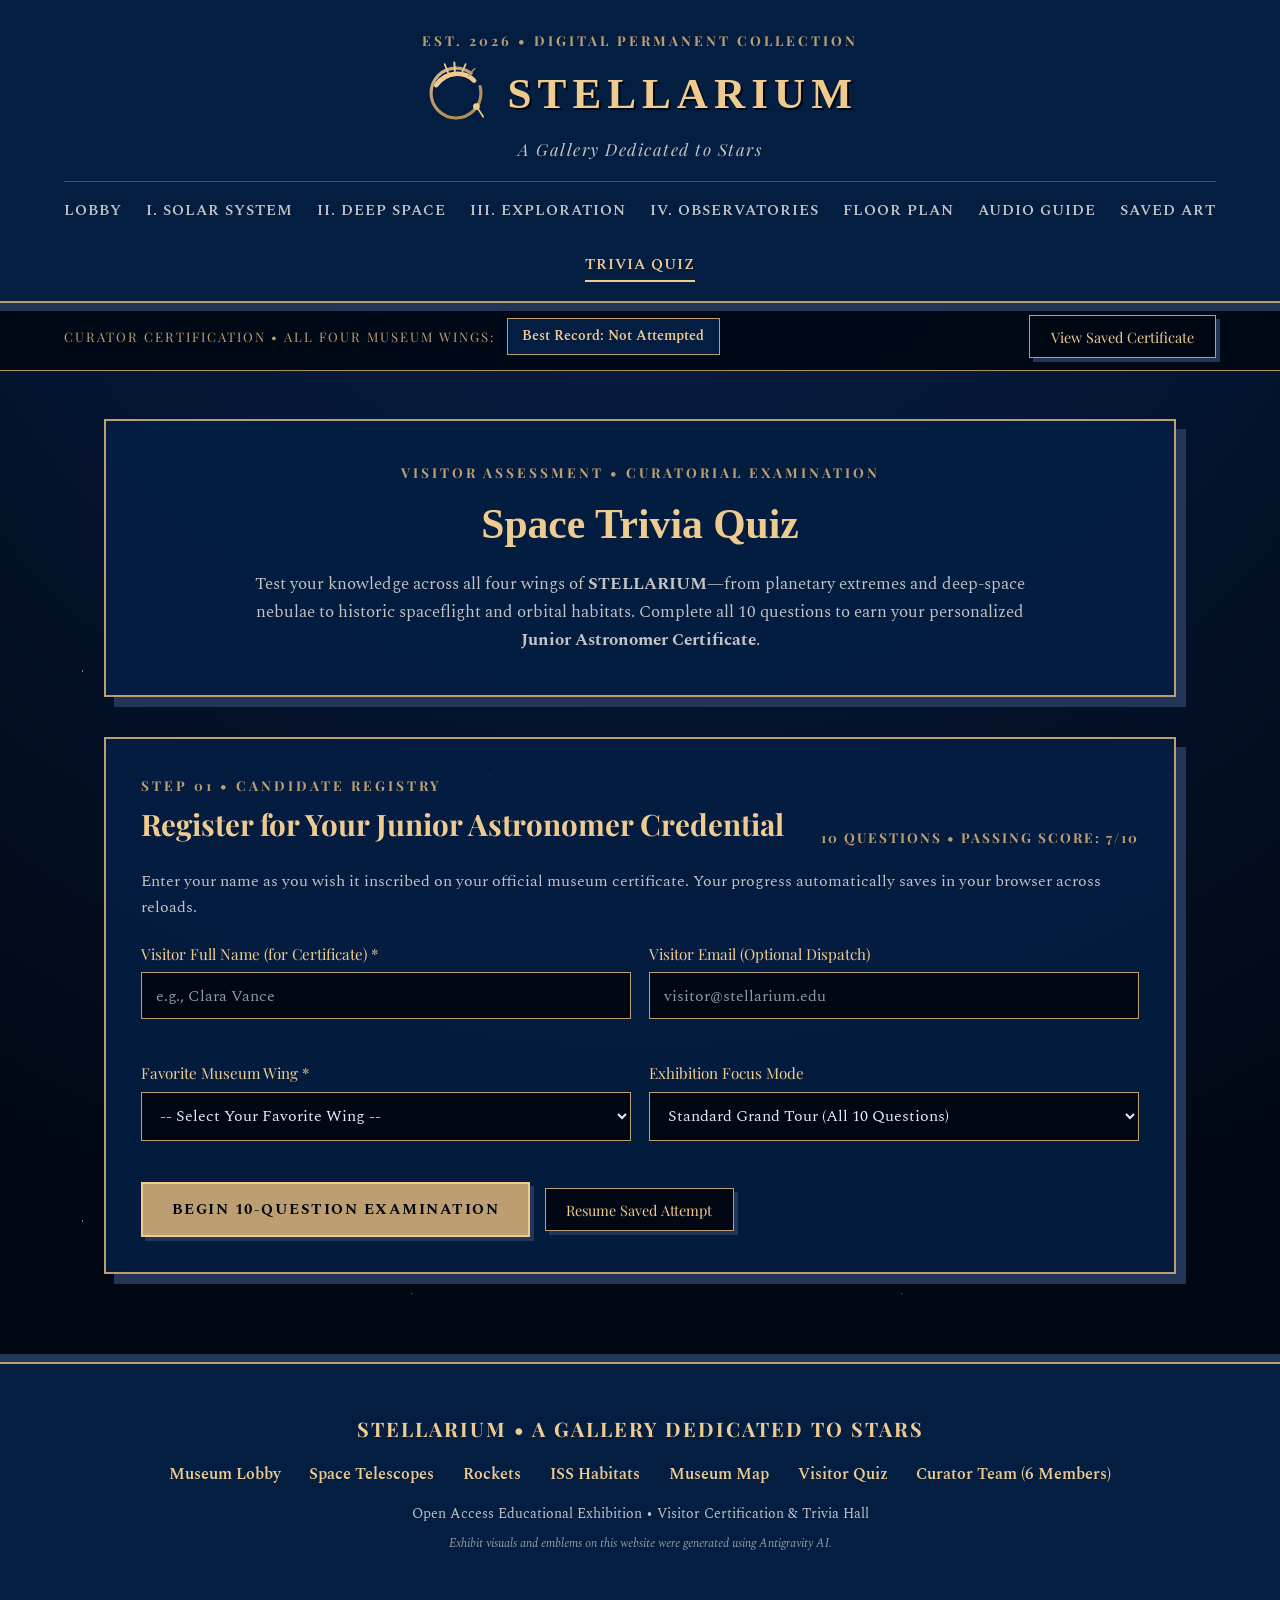
<file: pages/quiz.html>
<!DOCTYPE html>
<html lang="en">
<head>
  <meta charset="UTF-8">
  <meta name="viewport" content="width=device-width, initial-scale=1.0">
  <title>STELLARIUM | Space Trivia Quiz &amp; Junior Astronomer Certificate</title>

  <link rel="preconnect" href="https://fonts.googleapis.com">
  <link rel="preconnect" href="https://fonts.gstatic.com" crossorigin>
  <link href="https://fonts.googleapis.com/css2?family=Playfair+Display:ital,wght@0,500;0,700;1,400&family=Spectral:ital,wght@0,400;0,600;1,400&display=swap" rel="stylesheet">

  <link rel="stylesheet" href="../css/quiz.css">
</head>
<body>
  <a href="#mainContent" class="skip-link">Skip to Space Trivia Quiz</a>

  <header>
    <div class="subtitle">Est. 2026 • Digital Permanent Collection</div>
    <div class="brand-lockup">
      <div class="logo-frame">
        <svg class="logo-svg" viewBox="0 0 120 120" role="img" aria-label="Stellarium Celestial Ring Logo">
          <defs>
            <radialGradient id="goldRing" cx="35%" cy="30%" r="70%">
              <stop offset="0%" stop-color="#F0CB90"/>
              <stop offset="65%" stop-color="#BC9E70"/>
              <stop offset="100%" stop-color="#B39053"/>
            </radialGradient>
          </defs>
          <circle cx="60" cy="60" r="44" fill="none" stroke="url(#goldRing)" stroke-width="5.5" stroke-dasharray="235 28" stroke-linecap="round"/>
          <path d="M25 46 C42 22, 74 20, 92 38" fill="none" stroke="#F0CB90" stroke-width="8" stroke-linecap="round"/>
          <line x1="46" y1="24" x2="40" y2="9" stroke="#F0CB90" stroke-width="3" stroke-linecap="round"/>
          <line x1="58" y1="21" x2="57" y2="6" stroke="#F0CB90" stroke-width="3.5" stroke-linecap="round"/>
          <line x1="71" y1="23" x2="77" y2="9" stroke="#F0CB90" stroke-width="3" stroke-linecap="round"/>
          <line x1="82" y1="29" x2="93" y2="17" stroke="#BC9E70" stroke-width="2.5" stroke-linecap="round"/>
          <circle cx="96" cy="84" r="6" fill="#F0CB90"/>
          <line x1="99" y1="88" x2="108" y2="102" stroke="#F0CB90" stroke-width="3" stroke-linecap="round"/>
        </svg>
      </div>
      <div class="brand">STELLARIUM</div>
    </div>
    <div class="tagline">A Gallery Dedicated to Stars</div>

    <div class="nav-bar-wrap">
      <button type="button" class="nav-toggle" id="navToggle" aria-expanded="false" aria-controls="mainNav">☰ Gallery Menu</button>
      <nav id="mainNav" aria-label="Main Museum Navigation">
        <a href="../Index1.html">Lobby</a>
        <a href="solar-system.html">I. Solar System</a>
        <a href="deep-space.html">II. Deep Space</a>
        <a href="exploration.html">III. Exploration</a>
        <a href="telescopes.html">IV. Observatories</a>
        <a href="map.html">Floor Plan</a>
        <a href="audio-tour.html">Audio Guide</a>
        <a href="my-collection.html">Saved Art</a>
        <a href="quiz.html" class="active" aria-current="page">Trivia Quiz</a>
      </nav>
    </div>
  </header>

  <div class="quiz-subnav" role="navigation" aria-label="Visitor Assessment Tools">
    <div class="wing-links">
      <span class="wing-label">Curator Certification • All Four Museum Wings:</span>
      <span class="quiz-status-pill" id="bestScoreBadge" aria-live="polite">Best Record: Not Attempted</span>
    </div>
    <button type="button" class="outline-btn" id="openSavedCertBtn" hidden>View Saved Certificate</button>
  </div>

  <main id="mainContent" class="container">
    <section class="page-header">
      <div class="subtitle">Visitor Assessment • Curatorial Examination</div>
      <h1>Space Trivia Quiz</h1>
      <p>Test your knowledge across all four wings of <strong>STELLARIUM</strong>—from planetary extremes and deep-space nebulae to historic spaceflight and orbital habitats. Complete all 10 questions to earn your personalized <strong>Junior Astronomer Certificate</strong>.</p>
    </section>

    <!-- STEP 1: VISITOR REGISTRATION FORM (LIVE VALIDATION) -->
    <section class="panel-box" id="registrationSection" aria-labelledby="regHeading">
      <div class="section-heading-row">
        <div>
          <div class="subtitle">Step 01 • Candidate Registry</div>
          <h2 id="regHeading">Register for Your Junior Astronomer Credential</h2>
        </div>
        <span class="badge-tag">10 Questions • Passing Score: 7/10</span>
      </div>
      <p style="margin-bottom: 1.3rem;">Enter your name as you wish it inscribed on your official museum certificate. Your progress automatically saves in your browser across reloads.</p>

      <form id="candidateForm" novalidate>
        <div class="quiz-form-grid">
          <div class="form-field">
            <label for="candidateName">Visitor Full Name (for Certificate) *</label>
            <input type="text" id="candidateName" class="museum-input" placeholder="e.g., Clara Vance" maxlength="48" required>
            <span class="field-error" id="errCandidateName" aria-live="polite"></span>
          </div>

          <div class="form-field">
            <label for="candidateEmail">Visitor Email (Optional Dispatch)</label>
            <input type="email" id="candidateEmail" class="museum-input" placeholder="visitor@stellarium.edu">
            <span class="field-error" id="errCandidateEmail" aria-live="polite"></span>
          </div>

          <div class="form-field">
            <label for="favoriteWing">Favorite Museum Wing *</label>
            <select id="favoriteWing" class="museum-select" required>
              <option value="">-- Select Your Favorite Wing --</option>
              <option value="Wing I: The Solar System">Wing I: The Solar System</option>
              <option value="Wing II: Deep Space & Nebulae">Wing II: Deep Space &amp; Nebulae</option>
              <option value="Wing III: Human Space Exploration">Wing III: Human Space Exploration</option>
              <option value="Wing IV: Space Technology & Observatories">Wing IV: Space Technology &amp; Observatories</option>
            </select>
            <span class="field-error" id="errFavoriteWing" aria-live="polite"></span>
          </div>

          <div class="form-field">
            <label for="difficultyFilter">Exhibition Focus Mode</label>
            <select id="difficultyFilter" class="museum-select">
              <option value="standard">Standard Grand Tour (All 10 Questions)</option>
              <option value="shuffled">Shuffled Curatorial Order (All 10 Questions)</option>
            </select>
            <span class="field-error" aria-live="polite"></span>
          </div>
        </div>

        <div class="quiz-form-actions">
          <button type="submit" class="gold-btn" id="startQuizBtn">Begin 10-Question Examination</button>
          <button type="button" class="outline-btn" id="resumeQuizBtn" hidden>Resume Saved Attempt</button>
        </div>
        <div class="form-status" id="regStatus" role="status" aria-live="polite"></div>
      </form>
    </section>

    <!-- STEP 2: INTERACTIVE 10-QUESTION QUIZ STAGE -->
    <section class="panel-box" id="quizStageSection" aria-labelledby="quizStageHeading" hidden>
      <div class="quiz-hud">
        <div>
          <div class="subtitle" id="questionWingTag">Wing I • Solar System</div>
          <h2 id="quizStageHeading">Question <span id="currentQNum">1</span> of 10</h2>
        </div>
        <div class="quiz-metrics-inline" aria-live="polite">
          <span class="hud-pill">Candidate: <strong id="hudCandidateName">Visitor</strong></span>
          <span class="hud-pill">Score: <strong id="hudLiveScore">0</strong> / 10</span>
        </div>
      </div>

      <div class="quiz-progress-track" role="progressbar" aria-valuemin="0" aria-valuemax="10" aria-valuenow="1" id="quizProgressBar">
        <div class="quiz-progress-fill" id="quizProgressFill" style="width: 10%;"></div>
      </div>

      <div class="question-nav-dots" id="questionNavDots" role="navigation" aria-label="Jump to question"></div>

      <article class="question-card" aria-live="polite">
        <div class="question-meta-row">
          <span class="badge-tag" id="questionExhibitRef">Exhibit Reference</span>
          <a href="#" class="wing-hint-link" id="questionHintLink">Inspect Exhibit Wing →</a>
        </div>

        <h3 class="question-prompt" id="questionPromptText"></h3>

        <div class="options-list" id="optionsContainer" role="radiogroup" aria-labelledby="questionPromptText"></div>

        <div class="feedback-banner" id="feedbackBanner" role="status" aria-live="polite" hidden>
          <strong id="feedbackHeadline"></strong>
          <p id="feedbackExplanation"></p>
        </div>
      </article>

      <div class="quiz-controls-footer">
        <button type="button" class="outline-btn" id="prevQuestionBtn">← Previous</button>
        <div class="quiz-controls-right">
          <button type="button" class="outline-btn" id="resetAttemptBtn">Restart Quiz</button>
          <button type="button" class="gold-btn" id="nextQuestionBtn" disabled>Next Question →</button>
        </div>
      </div>
    </section>

    <!-- STEP 3: RESULTS, WING ANALYTICS & JUNIOR ASTRONOMER CERTIFICATE -->
    <section class="panel-box" id="resultsSection" aria-labelledby="resultsHeading" hidden>
      <div class="section-heading-row">
        <div>
          <div class="subtitle">Examination Complete • Curatorial Verdict</div>
          <h2 id="resultsHeading">Your Observatory Evaluation</h2>
        </div>
        <div class="card-actions-row">
          <button type="button" class="gold-btn" id="printCertificateBtn">Print / Save Certificate</button>
          <button type="button" class="outline-btn" id="retakeQuizBtn">Retake Quiz</button>
        </div>
      </div>

      <div class="calc-output-grid" aria-live="polite">
        <div class="metric-tile">
          <span class="metric-value" id="resScoreFraction">0 / 10</span>
          <span class="metric-label">Final Score</span>
        </div>
        <div class="metric-tile">
          <span class="metric-value" id="resAccuracy">0%</span>
          <span class="metric-label">Accuracy Rating</span>
        </div>
        <div class="metric-tile">
          <span class="metric-value" id="resRankTitle">Junior Astronomer</span>
          <span class="metric-label">Awarded Distinction</span>
        </div>
        <div class="metric-tile">
          <span class="metric-value" id="resStrongestWing">Wing IV</span>
          <span class="metric-label">Top Museum Wing</span>
        </div>
      </div>

      <div class="certificate-wrapper" id="certificatePlaque" aria-label="Junior Astronomer Certificate">
        <div class="certificate-inner-border">
          <div class="cert-header">
            <span class="cert-seal" aria-hidden="true">✦</span>
            <div class="subtitle">STELLARIUM • A GALLERY DEDICATED TO STARS</div>
            <h3 class="cert-main-title">Junior Astronomer Certificate</h3>
            <p class="cert-sub">Official Curatorial Recognition of Celestial Scholarship</p>
          </div>

          <div class="cert-body">
            <p class="cert-present-line">This certifies that</p>
            <div class="cert-recipient-name" id="certRecipientName">Visitor Name</div>
            <p class="cert-citation" id="certCitationText">
              has successfully completed the 10-question STELLARIUM Grand Gallery Examination across the Solar System, Deep Space, Human Exploration, and Space Observatories wings.
            </p>
          </div>

          <div class="cert-meta-grid">
            <div class="cert-meta-item">
              <span class="cert-meta-label">Examination Score</span>
              <strong id="certScoreDisplay">10 / 10 (100%)</strong>
            </div>
            <div class="cert-meta-item">
              <span class="cert-meta-label">Honors Distinction</span>
              <strong id="certRankDisplay">Junior Astronomer — Gold Laureate</strong>
            </div>
            <div class="cert-meta-item">
              <span class="cert-meta-label">Date Conferred</span>
              <strong id="certDateDisplay">November 28, 2026</strong>
            </div>
            <div class="cert-meta-item">
              <span class="cert-meta-label">Registry Serial</span>
              <strong id="certSerialDisplay">STL-2026-0000</strong>
            </div>
          </div>

          <div class="cert-signatures">
            <div class="sig-block">
              <div class="sig-line">Office of the Chief Astronomer</div>
              <span>STELLARIUM Digital Permanent Collection</span>
            </div>
            <div class="cert-emblem-badge">
              <span>VERIFIED</span>
              <strong>2026</strong>
            </div>
            <div class="sig-block">
              <div class="sig-line" id="certWingEndorsement">Wing IV • Observatories</div>
              <span>Specialty Wing Endorsement</span>
            </div>
          </div>
        </div>
      </div>

      <div class="review-section">
        <div class="section-heading-row" style="margin-top: 2.2rem;">
          <div>
            <div class="subtitle">Curator Answer Key</div>
            <h3>Question-by-Question Review</h3>
          </div>
          <div class="filter-group" id="reviewFilterGroup" role="group" aria-label="Filter quiz review">
            <button type="button" class="outline-btn active" data-review-filter="all">All (10)</button>
            <button type="button" class="outline-btn" data-review-filter="correct">Correct</button>
            <button type="button" class="outline-btn" data-review-filter="incorrect">Needs Review</button>
          </div>
        </div>
        <div class="review-list" id="answerReviewList"></div>
      </div>
    </section>
  </main>

  <!-- SAVED CERTIFICATE MODAL -->
  <div class="modal-backdrop" id="certPreviewModal" role="dialog" aria-modal="true" aria-labelledby="certModalHeading">
    <div class="modal-box">
      <button type="button" class="modal-close" id="closeCertModalBtn" aria-label="Close certificate preview">✕</button>
      <div class="subtitle">Permanent Browser Record</div>
      <h2 id="certModalHeading" style="margin: 0.3rem 0 1rem;">Previously Earned Certificate</h2>
      <div id="savedCertModalContent"></div>
      <div style="margin-top: 1.2rem; display: flex; justify-content: flex-end; gap: 0.75rem;">
        <button type="button" class="outline-btn" id="clearSavedRecordBtn">Clear Record</button>
        <button type="button" class="gold-btn" id="modalPrintBtn">Print Certificate</button>
      </div>
    </div>
  </div>

  <footer>
    <h3 style="letter-spacing: 2px; font-size: 1.25rem;">STELLARIUM • A GALLERY DEDICATED TO STARS</h3>
    <div class="footer-links">
      <a href="../Index1.html">Museum Lobby</a>
      <a href="telescopes.html">Space Telescopes</a>
      <a href="rockets.html">Rockets</a>
      <a href="iss.html">ISS Habitats</a>
      <a href="map.html">Museum Map</a>
      <a href="quiz.html">Visitor Quiz</a>
      <a href="about.html">Curator Team (6 Members)</a>
    </div>
    <p style="font-size: 0.88rem;">Open Access Educational Exhibition • Visitor Certification &amp; Trivia Hall</p>
    <p class="ai-disclosure">Exhibit visuals and emblems on this website were generated using Antigravity AI.</p>
  </footer>

  <script src="../js/quiz.js"></script>
</body>
</html>
</file>
<file: css/styles.css>
:root {
  --bg-abyss: #010814;       /* Deep dark black with a hint of blue */
  --panel-oxford: #041E42;   /* Oxford Blue / Night Sky for panels */
  --text-silver: #C4C4C4;    /* Silver Plate text */
  --gold-main: #BC9E70;      /* Golden Egg border */
  --gold-light: #F0CB90;     /* Golden Egg highlight */
  --gold-dark: #B39053;      /* Golden Egg deep */
  --shadow-thick: #233658;   /* Thick architectural shadow */
}

* {
  box-sizing: border-box;
  margin: 0;
  padding: 0;
}

/* Default Body Text: Spectral */
body {
  font-family: 'Spectral', Georgia, serif;
  background-color: var(--bg-abyss);
  color: var(--text-silver);
  line-height: 1.65;
  overflow-x: hidden;
}

/* Main Heading Titles: Times New Roman */
h1, .brand {
  font-family: 'Times New Roman', Times, serif;
  color: var(--gold-light);
}

/* Subheadings: Playfair Display */
h2, h3, h4, .subtitle, .room-num {
  font-family: 'Playfair Display', Georgia, serif;
  color: var(--gold-light);
}

a {
  color: inherit;
  text-decoration: none;
}

/* Visible Keyboard Focus States */
a:focus-visible,
button:focus-visible,
input:focus-visible,
[tabindex]:focus-visible {
  outline: 2px solid var(--gold-light);
  outline-offset: 3px;
  box-shadow: 0 0 0 4px var(--bg-abyss);
}

/* HEADER: Stacked Centered Museum Masthead */
header {
  position: relative;
  z-index: 20;
  text-align: center;
  padding: 1.8rem 5% 1.2rem;
  border-bottom: 2px solid var(--gold-main);
  background-color: var(--panel-oxford);
  box-shadow: 0 8px 0 var(--shadow-thick);
}

.subtitle {
  font-size: 0.85rem;
  letter-spacing: 3px;
  text-transform: uppercase;
  font-weight: 700;
  color: var(--gold-main);
}

/* Logo + Title Lockup */
.brand-lockup {
  display: inline-flex;
  align-items: center;
  justify-content: center;
  gap: 1.1rem;
  margin: 0.4rem 0 0.25rem;
}

.logo-frame {
  width: 68px;
  height: 68px;
  display: flex;
  align-items: center;
  justify-content: center;
  flex-shrink: 0;
}

.logo-frame img,
.logo-frame canvas {
  width: 100%;
  height: 100%;
  object-fit: contain;
  display: block;
  transition: transform 0.6s ease;
}

.brand-lockup:hover .logo-frame img,
.brand-lockup:hover .logo-frame canvas {
  transform: rotate(15deg) scale(1.06);
}

.brand {
  font-size: 2.7rem;
  letter-spacing: 6px;
  margin: 0;
  font-weight: bold;
  text-shadow: 2px 2px 0 var(--bg-abyss);
}

.tagline {
  font-family: 'Playfair Display', Georgia, serif;
  font-style: italic;
  color: var(--text-silver);
  font-size: 1.05rem;
  letter-spacing: 1.5px;
  margin-bottom: 1.1rem;
}

/* Hamburger Toggle (Hidden on Desktop, Shown < 850px) */
.nav-toggle {
  display: none;
  align-items: center;
  justify-content: center;
  gap: 0.65rem;
  margin: 0.35rem auto 0;
  padding: 0.55rem 1.25rem;
  background-color: var(--bg-abyss);
  color: var(--gold-light);
  border: 2px solid var(--gold-main);
  box-shadow: 4px 4px 0 var(--shadow-thick);
  font-family: 'Playfair Display', Georgia, serif;
  font-size: 0.9rem;
  font-weight: 700;
  letter-spacing: 1.5px;
  text-transform: uppercase;
  cursor: pointer;
  transition: background-color 0.2s ease, color 0.2s ease, border-color 0.2s ease;
}

.nav-toggle:hover,
.nav-toggle[aria-expanded="true"] {
  background-color: var(--gold-main);
  color: var(--bg-abyss);
  border-color: var(--gold-light);
}

.nav-toggle:focus-visible {
  outline: 2px solid var(--gold-light);
  outline-offset: 3px;
  box-shadow: 0 0 0 4px var(--bg-abyss), 4px 4px 0 var(--shadow-thick);
}

.nav-toggle-bars {
  display: inline-flex;
  flex-direction: column;
  justify-content: space-between;
  width: 18px;
  height: 13px;
}

.nav-toggle-bars span {
  display: block;
  width: 100%;
  height: 2px;
  background-color: currentColor;
  transition: transform 0.22s ease, opacity 0.22s ease;
}

.nav-toggle[aria-expanded="true"] .nav-toggle-bars span:nth-child(1) {
  transform: translateY(5.5px) rotate(45deg);
}

.nav-toggle[aria-expanded="true"] .nav-toggle-bars span:nth-child(2) {
  opacity: 0;
}

.nav-toggle[aria-expanded="true"] .nav-toggle-bars span:nth-child(3) {
  transform: translateY(-5.5px) rotate(-45deg);
}

nav {
  display: flex;
  justify-content: center;
  flex-wrap: wrap;
  gap: 1.8rem;
  padding-top: 1rem;
  border-top: 1px solid rgba(240, 203, 144, 0.3);
  font-family: 'Spectral', serif;
  font-size: 0.95rem;
  font-weight: 600;
  letter-spacing: 1px;
  text-transform: uppercase;
}

nav a {
  color: var(--text-silver);
  transition: 0.2s;
  padding-bottom: 3px;
  border-bottom: 2px solid transparent;
}

nav a:hover,
nav a.active,
nav a:focus-visible {
  color: var(--gold-light);
  border-bottom-color: var(--gold-light);
}

/* LARGE INTERACTIVE GALAXY HERO STAGE */
.galaxy-hero-stage {
  position: relative;
  width: 100%;
  min-height: 700px;
  display: flex;
  align-items: center;
  justify-content: center;
  border-bottom: 2px solid var(--gold-main);
  overflow: hidden;
  background: radial-gradient(circle at 50% 48%, #071936 0%, var(--bg-abyss) 72%);
}

#galaxy-webgl-canvas {
  position: fixed;
  top: 0;
  left: 0;
  width: 100vw;
  height: 100vh;
  z-index: 1;
  pointer-events: none;
  display: block;
}

.galaxy-hud-badge {
  position: absolute;
  bottom: 18px;
  right: 5%;
  z-index: 6;
  background: rgba(4, 30, 66, 0.85);
  border: 1px solid var(--gold-main);
  padding: 0.4rem 0.95rem;
  font-size: 0.82rem;
  letter-spacing: 1px;
  color: var(--gold-light);
  font-family: 'Playfair Display', serif;
  pointer-events: none;
}

/* SPLIT FEATURE HERO OVERLAYING THE SPIRAL GALAXY */
.hero-split {
  position: relative;
  z-index: 5;
  max-width: 1200px;
  width: 100%;
  margin: 3.5rem auto;
  padding: 0 5%;
  display: grid;
  grid-template-columns: 1.05fr 0.95fr;
  gap: 3rem;
  align-items: center;
}

.hero-frame {
  border: 2px solid var(--gold-main);
  padding: 12px;
  background: rgba(4, 30, 66, 0.88);
  backdrop-filter: blur(6px);
  box-shadow: 10px 10px 0 var(--shadow-thick);
}

.hero-frame img {
  width: 100%;
  display: block;
  height: 360px;
  object-fit: cover;
  border: 1px solid var(--gold-dark);
}

/* Text panels in Oxford Blue (#041E42) with Golden Egg border & Thick #233658 Shadow */
.hero-text {
  background: rgba(4, 30, 66, 0.88);
  backdrop-filter: blur(6px);
  border: 2px solid var(--gold-main);
  padding: 2.5rem;
  box-shadow: 10px 10px 0 var(--shadow-thick);
}

.hero-text h1 {
  font-size: 2.65rem;
  line-height: 1.15;
  margin: 0.6rem 0 1.2rem;
}

.hero-text p {
  color: var(--text-silver);
  margin-bottom: 2rem;
  font-size: 1.08rem;
}

.gold-btn {
  display: inline-block;
  padding: 0.85rem 2rem;
  border: 2px solid var(--gold-light);
  background: var(--gold-main);
  color: var(--bg-abyss);
  font-family: 'Spectral', serif;
  font-size: 0.95rem;
  font-weight: 700;
  letter-spacing: 1.5px;
  text-transform: uppercase;
  transition: 0.25s;
  box-shadow: 4px 4px 0 var(--shadow-thick);
  cursor: pointer;
}

.gold-btn:hover {
  background: var(--gold-light);
  transform: translate(-2px, -2px);
  box-shadow: 6px 6px 0 var(--shadow-thick);
}

/* VIEWSPACE-INSPIRED MULTI-WAVELENGTH SLIDER SECTION */
.wavelength-section {
  position: relative;
  z-index: 5;
  max-width: 1200px;
  margin: 4.5rem auto;
  padding: 0 5%;
}

.wavelength-panel {
  background: rgba(4, 30, 66, 0.94);
  border: 2px solid var(--gold-main);
  padding: 2.5rem;
  box-shadow: 12px 12px 0 var(--shadow-thick);
}

.wavelength-header {
  text-align: center;
  max-width: 760px;
  margin: 0 auto 2rem;
}

.wavelength-header h2 {
  font-size: 2.2rem;
  margin: 0.3rem 0 0.7rem;
}

.spectrum-viewer {
  position: relative;
  width: 100%;
  height: 480px;
  border: 2px solid var(--gold-light);
  overflow: hidden;
  user-select: none;
  -webkit-user-select: none;
  background: var(--bg-abyss);
  cursor: ew-resize;
  touch-action: pan-y;
}

.spectrum-layer {
  position: absolute;
  inset: 0;
  width: 100%;
  height: 100%;
  will-change: clip-path;
}

.spectrum-layer img {
  width: 100%;
  height: 100%;
  object-fit: cover;
  display: block;
  pointer-events: none;
}

/* Andromeda Galaxy Spectrum Treatments */
.img-visible {
  filter: contrast(1.06) saturate(1.1) brightness(1.02);
}

.img-xray {
  filter: hue-rotate(190deg) saturate(2.5) contrast(1.38) brightness(1.08);
}

.img-multi {
  filter: hue-rotate(315deg) saturate(2.05) contrast(1.3) brightness(1.08);
}

/* Spectrum Zone Labels inside the viewer */
.zone-badge {
  position: absolute;
  top: 14px;
  padding: 0.35rem 0.85rem;
  background: rgba(1, 8, 20, 0.88);
  border: 1px solid var(--gold-main);
  color: var(--gold-light);
  font-family: 'Playfair Display', serif;
  font-size: 0.82rem;
  letter-spacing: 1px;
  text-transform: uppercase;
  pointer-events: none;
  z-index: 5;
}

.badge-left { left: 14px; }
.badge-center { left: 50%; transform: translateX(-50%); }
.badge-right { right: 14px; }

/* Draggable Golden Divider Handle */
.slider-divider {
  position: absolute;
  top: 0;
  bottom: 0;
  left: 50%;
  width: 3px;
  background: var(--gold-light);
  box-shadow: 0 0 14px rgba(0, 0, 0, 0.9);
  z-index: 10;
  pointer-events: none;
  will-change: left;
}

.slider-knob {
  position: absolute;
  top: 50%;
  left: 50%;
  transform: translate(-50%, -50%);
  width: 50px;
  height: 50px;
  border-radius: 50%;
  background: var(--bg-abyss);
  border: 3px solid var(--gold-light);
  color: var(--gold-light);
  display: flex;
  align-items: center;
  justify-content: center;
  font-weight: bold;
  font-size: 1.15rem;
  box-shadow: 0 4px 16px rgba(0, 0, 0, 0.8);
  transition: transform 0.2s ease, background-color 0.2s ease;
}

.spectrum-viewer:hover .slider-knob,
.spectrum-viewer.dragging .slider-knob {
  transform: translate(-50%, -50%) scale(1.1);
  background: var(--panel-oxford);
}

/* Controls & Live Wavelength Description */
.spectrum-controls {
  margin-top: 1.5rem;
  display: flex;
  flex-direction: column;
  align-items: center;
  gap: 1.2rem;
}

.range-track {
  width: 100%;
  max-width: 650px;
  accent-color: var(--gold-light);
  cursor: pointer;
  height: 6px;
}

.spectrum-tabs {
  display: flex;
  gap: 1rem;
  flex-wrap: wrap;
  justify-content: center;
}

.spec-btn {
  background: var(--bg-abyss);
  color: var(--text-silver);
  border: 1px solid var(--gold-main);
  padding: 0.55rem 1.2rem;
  font-family: 'Playfair Display', serif;
  font-size: 0.9rem;
  cursor: pointer;
  transition: 0.2s;
  box-shadow: 4px 4px 0 var(--shadow-thick);
}

.spec-btn.active, .spec-btn:hover {
  background: var(--gold-main);
  color: var(--bg-abyss);
  font-weight: 700;
}

.spectrum-caption {
  text-align: center;
  max-width: 780px;
  background: var(--bg-abyss);
  border: 1px solid var(--gold-dark);
  padding: 1rem 1.5rem;
  font-size: 0.98rem;
  color: var(--text-silver);
}

/* GALLERY ROOMS */
.rooms {
  position: relative;
  z-index: 5;
  max-width: 1200px;
  margin: 4.5rem auto;
  padding: 0 5%;
}

.rooms-header {
  text-align: center;
  margin-bottom: 2.5rem;
}

.rooms-header h2 {
  font-size: 2.1rem;
  margin-top: 0.3rem;
}

.room-list {
  display: grid;
  grid-template-columns: repeat(auto-fit, minmax(250px, 1fr));
  gap: 2rem;
}

.room-card {
  background: rgba(4, 30, 66, 0.94);
  border: 2px solid var(--gold-main);
  padding: 2rem 1.5rem;
  text-align: center;
  box-shadow: 8px 8px 0 var(--shadow-thick);
  transition: transform 0.25s ease, box-shadow 0.25s ease;
}

.room-card:hover {
  transform: translate(-4px, -4px);
  border-color: var(--gold-light);
  box-shadow: 12px 12px 0 var(--shadow-thick);
}

.room-num {
  font-size: 0.85rem;
  letter-spacing: 2px;
  font-weight: 700;
  color: var(--gold-main);
}

.room-card h3 {
  font-size: 1.45rem;
  margin: 0.7rem 0;
}

.room-card p {
  color: var(--text-silver);
  font-size: 0.98rem;
  margin-bottom: 1.5rem;
}

.room-card a {
  color: var(--gold-light);
  font-weight: 600;
  font-size: 0.9rem;
  text-transform: uppercase;
  letter-spacing: 1px;
  border-bottom: 2px solid var(--gold-main);
  padding-bottom: 3px;
  transition: 0.2s;
}

.room-card a:hover {
  color: #ffffff;
  border-bottom-color: #ffffff;
}

/* SHARED EMPTY-STATE PLAQUE (Dynamic Grids / Filters) */
.empty-state {
  grid-column: 1 / -1;
  background: rgba(4, 30, 66, 0.94);
  border: 2px solid var(--gold-main);
  padding: 2.5rem 1.8rem;
  text-align: center;
  box-shadow: 8px 8px 0 var(--shadow-thick);
}

.empty-state h3 {
  font-size: 1.45rem;
  margin: 0.45rem 0 0.7rem;
}

.empty-state p {
  color: var(--text-silver);
  max-width: 560px;
  margin: 0 auto 1.35rem;
}

/* FOOTER: Minimalist Centered Museum Plaque */
footer {
  position: relative;
  z-index: 5;
  text-align: center;
  padding: 3rem 5%;
  margin-top: 4rem;
  border-top: 2px solid var(--gold-main);
  background: var(--panel-oxford);
  color: var(--text-silver);
  box-shadow: 0 -8px 0 var(--shadow-thick);
}

.footer-links {
  margin: 1rem 0;
  display: flex;
  justify-content: center;
  gap: 1.8rem;
  flex-wrap: wrap;
  font-weight: 600;
  color: var(--gold-light);
}

.footer-links a:hover {
  text-decoration: underline;
  text-underline-offset: 4px;
}

@media (max-width: 850px) {
  .nav-toggle {
    display: inline-flex;
  }

  nav {
    display: none;
    flex-direction: column;
    align-items: stretch;
    gap: 0;
    margin-top: 1rem;
    padding-top: 0.4rem;
  }

  nav.is-open {
    display: flex;
  }

  nav a {
    padding: 0.7rem 0.75rem;
    border-bottom: 1px solid rgba(240, 203, 144, 0.22);
  }

  nav a:last-child {
    border-bottom: none;
  }

  nav a:hover,
  nav a.active,
  nav a:focus-visible {
    background-color: rgba(1, 8, 20, 0.65);
    border-bottom-color: var(--gold-light);
  }

  .hero-split { grid-template-columns: 1fr; }
  .brand { font-size: 2rem; letter-spacing: 3px; }
  .logo-frame { width: 50px; height: 50px; }
  .spectrum-viewer { height: 320px; }
  .galaxy-hero-stage { min-height: auto; }
}
</file>
<file: css/quiz.css>
/* ==========================================================================
   STELLARIUM — STANDALONE BRANCH STYLESHEET (css/quiz.css)
   Palette: Deep Abyss (#010814), Oxford Blue (#041E42), Silver Plate (#C4C4C4),
            Golden Egg (#BC9E70 / #F0CB90 / #B39053), Thick Shadow (#233658)
   ========================================================================== */

:root {
  --bg-abyss: #010814;
  --panel-oxford: #041E42;
  --text-silver: #C4C4C4;
  --text-bright: #E6ECF5;
  --gold-main: #BC9E70;
  --gold-light: #F0CB90;
  --gold-dark: #B39053;
  --shadow-thick: #233658;
}

/* --------------------------------------------------------------------------
   1. RESET, STARFIELD BACKDROP & BASE TYPOGRAPHY
   -------------------------------------------------------------------------- */
* {
  box-sizing: border-box;
  margin: 0;
  padding: 0;
}

body {
  font-family: 'Spectral', Georgia, serif;
  background-color: var(--bg-abyss);
  background-image:
    radial-gradient(1px 1px at 15% 22%, rgba(240, 203, 144, 0.55) 50%, transparent 100%),
    radial-gradient(1.5px 1.5px at 72% 14%, rgba(230, 236, 245, 0.5) 50%, transparent 100%),
    radial-gradient(1px 1px at 84% 64%, rgba(240, 203, 144, 0.45) 50%, transparent 100%),
    radial-gradient(1.5px 1.5px at 32% 78%, rgba(230, 236, 245, 0.4) 50%, transparent 100%),
    radial-gradient(circle at 50% 0%, #07224d 0%, #010814 75%);
  background-size: 550px 550px, 680px 680px, 490px 490px, 620px 620px, 100% 100%;
  color: var(--text-silver);
  line-height: 1.65;
  min-height: 100vh;
  display: flex;
  flex-direction: column;
  overflow-x: hidden;
}

h1, .brand {
  font-family: 'Times New Roman', Times, serif;
  color: var(--gold-light);
}

h2, h3, h4, .subtitle, .badge-tag {
  font-family: 'Playfair Display', Georgia, serif;
  color: var(--gold-light);
}

a {
  color: inherit;
  text-decoration: none;
}

a:focus-visible,
button:focus-visible,
input:focus-visible,
select:focus-visible,
[tabindex]:focus-visible {
  outline: 3px solid var(--gold-light);
  outline-offset: 3px;
}

.skip-link {
  position: absolute;
  left: -9999px;
  top: 0;
  background: var(--gold-light);
  color: var(--bg-abyss);
  padding: 0.75rem 1.25rem;
  font-weight: 700;
  z-index: 1000;
}

.skip-link:focus {
  left: 1rem;
  top: 1rem;
}

/* --------------------------------------------------------------------------
   2. HEADER, LOGO LOCKUP & NAVIGATION
   -------------------------------------------------------------------------- */
header {
  position: relative;
  z-index: 20;
  text-align: center;
  padding: 1.8rem 5% 1.2rem;
  border-bottom: 2px solid var(--gold-main);
  background-color: var(--panel-oxford);
  box-shadow: 0 8px 0 var(--shadow-thick);
}

.subtitle {
  font-size: 0.85rem;
  letter-spacing: 3px;
  text-transform: uppercase;
  font-weight: 700;
  color: var(--gold-main);
}

.brand-lockup {
  display: inline-flex;
  align-items: center;
  justify-content: center;
  gap: 1.1rem;
  margin: 0.4rem 0 0.25rem;
}

.logo-frame {
  width: 68px;
  height: 68px;
  display: flex;
  align-items: center;
  justify-content: center;
  flex-shrink: 0;
}

.logo-frame .logo-svg {
  width: 100%;
  height: 100%;
  display: block;
  overflow: visible;
  transition: transform 0.6s ease;
}

.brand-lockup:hover .logo-frame .logo-svg {
  transform: rotate(15deg) scale(1.06);
}

.brand {
  font-size: 2.7rem;
  letter-spacing: 6px;
  margin: 0;
  font-weight: bold;
  text-shadow: 2px 2px 0 var(--bg-abyss);
}

.tagline {
  font-family: 'Playfair Display', Georgia, serif;
  font-style: italic;
  color: var(--text-silver);
  font-size: 1.05rem;
  letter-spacing: 1.5px;
  margin-bottom: 1.1rem;
}

.nav-bar-wrap {
  padding-top: 1rem;
  border-top: 1px solid rgba(240, 203, 144, 0.3);
}

.nav-toggle {
  display: none;
  margin: 0 auto;
  background: var(--bg-abyss);
  color: var(--gold-light);
  border: 1px solid var(--gold-main);
  padding: 0.55rem 1.2rem;
  font-family: 'Spectral', serif;
  font-size: 0.95rem;
  font-weight: 600;
  letter-spacing: 1.5px;
  text-transform: uppercase;
  cursor: pointer;
  box-shadow: 3px 3px 0 var(--shadow-thick);
}

nav {
  display: flex;
  justify-content: center;
  align-items: center;
  flex-wrap: wrap;
  gap: 1.5rem;
  font-family: 'Spectral', serif;
  font-size: 0.95rem;
  font-weight: 600;
  letter-spacing: 1px;
  text-transform: uppercase;
}

nav a {
  color: var(--text-silver);
  transition: 0.2s;
  padding-bottom: 3px;
  border-bottom: 2px solid transparent;
}

nav a:hover,
nav a.active {
  color: var(--gold-light);
  border-bottom-color: var(--gold-light);
}

/* --------------------------------------------------------------------------
   3. CONTAINERS, PANELS & SHARED BUTTONS
   -------------------------------------------------------------------------- */
.container {
  max-width: 1200px;
  width: 100%;
  margin: 3rem auto;
  padding: 0 5%;
  flex: 1;
}

.page-header {
  background: rgba(4, 30, 66, 0.92);
  border: 2px solid var(--gold-main);
  padding: 2.5rem;
  margin-bottom: 2.5rem;
  text-align: center;
  box-shadow: 10px 10px 0 var(--shadow-thick);
}

.page-header h1 {
  font-size: 2.6rem;
  margin: 0.4rem 0 0.8rem;
}

.page-header p {
  max-width: 780px;
  margin: 0 auto;
  font-size: 1.06rem;
}

.panel-box {
  background: rgba(4, 30, 66, 0.92);
  border: 2px solid var(--gold-main);
  padding: 2.2rem;
  box-shadow: 10px 10px 0 var(--shadow-thick);
  margin-bottom: 2.5rem;
}

.badge-tag {
  font-size: 0.85rem;
  letter-spacing: 2px;
  font-weight: 700;
  color: var(--gold-main);
  text-transform: uppercase;
}

.gold-btn {
  display: inline-block;
  padding: 0.85rem 1.8rem;
  border: 2px solid var(--gold-light);
  background: var(--gold-main);
  color: var(--bg-abyss);
  font-family: 'Spectral', serif;
  font-size: 0.95rem;
  font-weight: 700;
  letter-spacing: 1.5px;
  text-transform: uppercase;
  cursor: pointer;
  transition: 0.25s;
  box-shadow: 4px 4px 0 var(--shadow-thick);
}

.gold-btn:hover:not(:disabled) {
  background: var(--gold-light);
  transform: translate(-2px, -2px);
  box-shadow: 6px 6px 0 var(--shadow-thick);
}

.outline-btn {
  display: inline-block;
  padding: 0.65rem 1.3rem;
  border: 1px solid var(--gold-main);
  background: var(--bg-abyss);
  color: var(--gold-light);
  font-family: 'Playfair Display', serif;
  font-size: 0.9rem;
  cursor: pointer;
  transition: 0.2s;
  box-shadow: 4px 4px 0 var(--shadow-thick);
}

.outline-btn:hover:not(:disabled),
.outline-btn.active {
  background: var(--gold-main);
  color: var(--bg-abyss);
  font-weight: 700;
}

.gold-btn:disabled,
.outline-btn:disabled {
  opacity: 0.45;
  cursor: not-allowed;
  transform: none;
}

.stat-list {
  list-style: none;
  text-align: left;
  background: var(--bg-abyss);
  border: 1px solid var(--gold-dark);
  padding: 0.8rem 1rem;
  margin-bottom: 1.3rem;
  font-size: 0.92rem;
}

.stat-list li {
  padding: 0.3rem 0;
  border-bottom: 1px solid rgba(188, 158, 112, 0.2);
}

.stat-list li:last-child {
  border-bottom: none;
}

.stat-list strong {
  color: var(--gold-light);
}

/* --------------------------------------------------------------------------
   4. QUIZ SUB-NAVIGATION & REGISTRATION FORM
   -------------------------------------------------------------------------- */
.quiz-subnav {
  background: rgba(1, 8, 20, 0.92);
  border-bottom: 1px solid var(--gold-dark);
  padding: 0.75rem 5%;
  display: flex;
  justify-content: space-between;
  align-items: center;
  flex-wrap: wrap;
  gap: 1rem;
  position: relative;
  z-index: 15;
}

.wing-links {
  display: flex;
  align-items: center;
  flex-wrap: wrap;
  gap: 0.75rem;
}

.wing-label {
  font-family: 'Playfair Display', Georgia, serif;
  font-size: 0.82rem;
  letter-spacing: 2px;
  text-transform: uppercase;
  color: var(--gold-main);
}

.quiz-status-pill {
  padding: 0.35rem 0.9rem;
  background: var(--panel-oxford);
  border: 1px solid var(--gold-main);
  color: var(--gold-light);
  font-size: 0.88rem;
  font-weight: 600;
}

.section-heading-row {
  display: flex;
  justify-content: space-between;
  align-items: flex-end;
  flex-wrap: wrap;
  gap: 1rem;
  margin-bottom: 1.2rem;
}

.section-heading-row h2 {
  font-size: 1.85rem;
  margin-top: 0.2rem;
}

.quiz-form-grid {
  display: grid;
  grid-template-columns: 1fr 1fr;
  gap: 1.15rem;
}

.form-field {
  display: flex;
  flex-direction: column;
  gap: 0.35rem;
}

.form-field label {
  font-family: 'Playfair Display', Georgia, serif;
  font-size: 0.95rem;
  color: var(--gold-light);
}

.museum-input,
.museum-select {
  background: var(--bg-abyss);
  color: var(--text-bright);
  border: 1px solid var(--gold-main);
  padding: 0.65rem 0.85rem;
  font-family: 'Spectral', Georgia, serif;
  font-size: 0.98rem;
  transition: border-color 0.2s;
}

.museum-input::placeholder {
  color: #8c99ad;
}

.museum-input[aria-invalid="true"],
.museum-select[aria-invalid="true"] {
  border-color: #ff826e;
}

.field-error {
  min-height: 1.15rem;
  font-size: 0.84rem;
  color: #ff9e8f;
}

.quiz-form-actions {
  margin-top: 1.1rem;
  display: flex;
  flex-wrap: wrap;
  gap: 0.9rem;
  align-items: center;
}

.form-status {
  margin-top: 1rem;
  padding: 0.85rem 1.1rem;
  border: 1px solid var(--gold-light);
  background: rgba(240, 203, 144, 0.12);
  color: var(--text-bright);
  display: none;
}

.form-status.visible {
  display: block;
}

.form-status.error {
  border-color: #ff826e;
  background: rgba(255, 130, 110, 0.14);
  color: #ffd6cf;
}

/* --------------------------------------------------------------------------
   5. QUIZ HUD, PROGRESS BAR & QUESTION STAGE
   -------------------------------------------------------------------------- */
.quiz-hud {
  display: flex;
  justify-content: space-between;
  align-items: flex-end;
  flex-wrap: wrap;
  gap: 1rem;
  margin-bottom: 1rem;
}

.quiz-hud h2 {
  font-size: 1.85rem;
  margin-top: 0.2rem;
}

.quiz-metrics-inline {
  display: flex;
  flex-wrap: wrap;
  gap: 0.75rem;
}

.hud-pill {
  background: var(--bg-abyss);
  border: 1px solid var(--gold-main);
  padding: 0.45rem 0.95rem;
  font-size: 0.92rem;
  color: var(--text-silver);
}

.hud-pill strong {
  color: var(--gold-light);
}

.quiz-progress-track {
  width: 100%;
  height: 12px;
  background: var(--bg-abyss);
  border: 1px solid var(--gold-main);
  margin-bottom: 1.1rem;
  overflow: hidden;
}

.quiz-progress-fill {
  height: 100%;
  background: linear-gradient(90deg, var(--gold-dark), var(--gold-light));
  transition: width 0.35s ease;
}

.question-nav-dots {
  display: flex;
  flex-wrap: wrap;
  gap: 0.5rem;
  margin-bottom: 1.5rem;
}

.q-dot {
  width: 36px;
  height: 36px;
  background: var(--bg-abyss);
  border: 1px solid var(--gold-dark);
  color: var(--text-silver);
  font-family: 'Playfair Display', serif;
  font-weight: 700;
  font-size: 0.9rem;
  cursor: pointer;
  transition: 0.2s;
}

.q-dot:hover {
  border-color: var(--gold-light);
  color: var(--gold-light);
}

.q-dot.current {
  border: 2px solid var(--gold-light);
  background: var(--panel-oxford);
  color: var(--gold-light);
  box-shadow: 2px 2px 0 var(--shadow-thick);
}

.q-dot.answered-correct {
  background: rgba(94, 184, 132, 0.24);
  border-color: #6fd49b;
  color: #c5f7da;
}

.q-dot.answered-wrong {
  background: rgba(224, 102, 102, 0.24);
  border-color: #ff8f8f;
  color: #ffd6d6;
}

.question-card {
  background: var(--bg-abyss);
  border: 1px solid var(--gold-main);
  padding: 1.8rem;
  margin-bottom: 1.5rem;
}

.question-meta-row {
  display: flex;
  justify-content: space-between;
  align-items: center;
  flex-wrap: wrap;
  gap: 0.75rem;
  margin-bottom: 0.85rem;
}

.wing-hint-link {
  font-size: 0.88rem;
  color: var(--gold-light);
  border-bottom: 1px dashed var(--gold-main);
}

.wing-hint-link:hover {
  color: var(--text-bright);
}

.question-prompt {
  font-size: 1.45rem;
  line-height: 1.45;
  color: var(--text-bright);
  margin-bottom: 1.4rem;
}

.options-list {
  display: grid;
  grid-template-columns: 1fr;
  gap: 0.85rem;
}

.option-btn {
  width: 100%;
  text-align: left;
  display: flex;
  align-items: center;
  gap: 1rem;
  padding: 1rem 1.2rem;
  background: var(--panel-oxford);
  border: 1px solid var(--gold-dark);
  color: var(--text-bright);
  font-family: 'Spectral', Georgia, serif;
  font-size: 1.02rem;
  cursor: pointer;
  transition: transform 0.15s ease, border-color 0.2s ease, background 0.2s ease;
  box-shadow: 4px 4px 0 var(--shadow-thick);
}

.option-btn:hover:not(:disabled) {
  border-color: var(--gold-light);
  transform: translate(-2px, -2px);
}

.option-btn:disabled {
  cursor: default;
}

.option-letter {
  display: inline-flex;
  align-items: center;
  justify-content: center;
  width: 32px;
  height: 32px;
  flex-shrink: 0;
  border: 1px solid var(--gold-main);
  background: var(--bg-abyss);
  color: var(--gold-light);
  font-family: 'Playfair Display', serif;
  font-weight: 700;
}

.option-btn.correct {
  background: rgba(34, 92, 64, 0.88);
  border: 2px solid #7ce3a8;
  color: #ffffff;
}

.option-btn.correct .option-letter {
  background: #7ce3a8;
  color: var(--bg-abyss);
  border-color: #7ce3a8;
}

.option-btn.incorrect {
  background: rgba(115, 34, 38, 0.88);
  border: 2px solid #ff8c82;
  color: #ffffff;
}

.option-btn.incorrect .option-letter {
  background: #ff8c82;
  color: var(--bg-abyss);
  border-color: #ff8c82;
}

.feedback-banner {
  margin-top: 1.35rem;
  padding: 1.1rem 1.3rem;
  border-left: 4px solid var(--gold-light);
  background: rgba(4, 30, 66, 0.95);
}

.feedback-banner.is-correct {
  border-left-color: #7ce3a8;
}

.feedback-banner.is-incorrect {
  border-left-color: #ff8c82;
}

.feedback-banner strong {
  display: block;
  font-family: 'Playfair Display', serif;
  font-size: 1.1rem;
  color: var(--gold-light);
  margin-bottom: 0.3rem;
}

.quiz-controls-footer {
  display: flex;
  justify-content: space-between;
  align-items: center;
  flex-wrap: wrap;
  gap: 1rem;
}

.quiz-controls-right {
  display: flex;
  flex-wrap: wrap;
  gap: 0.8rem;
}

/* --------------------------------------------------------------------------
   6. SCORE METRICS & JUNIOR ASTRONOMER CERTIFICATE PLAQUE
   -------------------------------------------------------------------------- */
.calc-output-grid {
  display: grid;
  grid-template-columns: repeat(auto-fit, minmax(190px, 1fr));
  gap: 1rem;
  margin-bottom: 2rem;
}

.metric-tile {
  background: var(--bg-abyss);
  border: 1px solid var(--gold-main);
  padding: 1.1rem;
  text-align: center;
}

.metric-value {
  display: block;
  font-family: 'Times New Roman', Times, serif;
  font-size: 1.55rem;
  font-weight: 700;
  color: var(--gold-light);
  margin-bottom: 0.25rem;
}

.metric-label {
  font-size: 0.88rem;
  color: var(--text-silver);
}

.certificate-wrapper {
  background: radial-gradient(circle at 50% 25%, #09244d 0%, #010814 88%);
  border: 3px solid var(--gold-light);
  padding: 1rem;
  box-shadow: 12px 12px 0 var(--shadow-thick);
  margin: 1.5rem 0;
}

.certificate-inner-border {
  border: 1px solid var(--gold-main);
  padding: 2.4rem 2rem;
  text-align: center;
  position: relative;
}

.cert-seal {
  display: inline-block;
  font-size: 1.8rem;
  color: var(--gold-light);
  margin-bottom: 0.3rem;
}

.cert-main-title {
  font-family: 'Times New Roman', Times, serif;
  font-size: 2.5rem;
  letter-spacing: 2px;
  color: var(--gold-light);
  margin: 0.4rem 0 0.25rem;
}

.cert-sub {
  font-family: 'Playfair Display', Georgia, serif;
  font-style: italic;
  color: var(--text-silver);
  font-size: 1.05rem;
  margin-bottom: 1.5rem;
}

.cert-present-line {
  text-transform: uppercase;
  letter-spacing: 2.5px;
  font-size: 0.85rem;
  color: var(--gold-main);
}

.cert-recipient-name {
  font-family: 'Playfair Display', Georgia, serif;
  font-size: 2.25rem;
  font-weight: 700;
  color: var(--text-bright);
  border-bottom: 2px solid var(--gold-main);
  display: inline-block;
  padding: 0.2rem 2.2rem 0.4rem;
  margin: 0.5rem 0 1rem;
}

.cert-citation {
  max-width: 720px;
  margin: 0 auto 1.8rem;
  font-size: 1.05rem;
  color: var(--text-silver);
}

.cert-meta-grid {
  display: grid;
  grid-template-columns: repeat(4, 1fr);
  gap: 0.9rem;
  margin-bottom: 2rem;
  text-align: center;
}

.cert-meta-item {
  background: rgba(1, 8, 20, 0.72);
  border: 1px solid var(--gold-dark);
  padding: 0.75rem 0.6rem;
}

.cert-meta-label {
  display: block;
  font-size: 0.76rem;
  text-transform: uppercase;
  letter-spacing: 1.2px;
  color: var(--gold-main);
  margin-bottom: 0.25rem;
}

.cert-meta-item strong {
  font-size: 0.95rem;
  color: var(--text-bright);
}

.cert-signatures {
  display: grid;
  grid-template-columns: 1fr auto 1fr;
  gap: 1.5rem;
  align-items: center;
  margin-top: 1.2rem;
}

.sig-block span {
  font-size: 0.84rem;
  color: var(--text-silver);
}

.sig-line {
  font-family: 'Playfair Display', Georgia, serif;
  font-style: italic;
  font-size: 1.05rem;
  color: var(--gold-light);
  border-bottom: 1px solid var(--gold-main);
  padding-bottom: 0.3rem;
  margin-bottom: 0.3rem;
}

.cert-emblem-badge {
  width: 82px;
  height: 82px;
  border-radius: 50%;
  border: 2px solid var(--gold-light);
  background: var(--panel-oxford);
  display: flex;
  flex-direction: column;
  align-items: center;
  justify-content: center;
  color: var(--gold-light);
  margin: 0 auto;
}

.cert-emblem-badge span {
  font-size: 0.68rem;
  letter-spacing: 1.5px;
}

.cert-emblem-badge strong {
  font-family: 'Times New Roman', serif;
  font-size: 1.15rem;
}

/* --------------------------------------------------------------------------
   7. ANSWER REVIEW LIST, MODAL & FOOTER
   -------------------------------------------------------------------------- */
.filter-group,
.card-actions-row {
  display: flex;
  flex-wrap: wrap;
  gap: 0.6rem;
}

.review-list {
  display: flex;
  flex-direction: column;
  gap: 0.95rem;
  margin-top: 1.2rem;
}

.review-item {
  background: var(--bg-abyss);
  border: 1px solid var(--gold-dark);
  padding: 1.1rem 1.3rem;
}

.review-item.ok {
  border-left: 4px solid #7ce3a8;
}

.review-item.bad {
  border-left: 4px solid #ff8c82;
}

.review-item-head {
  display: flex;
  justify-content: space-between;
  flex-wrap: wrap;
  gap: 0.5rem;
  margin-bottom: 0.4rem;
}

.review-item h4 {
  font-size: 1.08rem;
  color: var(--text-bright);
  margin-bottom: 0.45rem;
}

.review-item p {
  font-size: 0.94rem;
  margin-bottom: 0.25rem;
}

.modal-backdrop {
  display: none;
  position: fixed;
  inset: 0;
  background: rgba(1, 8, 20, 0.88);
  z-index: 200;
  align-items: center;
  justify-content: center;
  padding: 1.5rem;
}

.modal-backdrop.open {
  display: flex;
}

.modal-box {
  background: var(--panel-oxford);
  border: 2px solid var(--gold-light);
  max-width: 720px;
  width: 100%;
  padding: 2rem;
  box-shadow: 12px 12px 0 var(--shadow-thick);
  position: relative;
  max-height: 90vh;
  overflow-y: auto;
}

.modal-close {
  position: absolute;
  top: 1rem;
  right: 1.2rem;
  background: var(--bg-abyss);
  border: 1px solid var(--gold-main);
  color: var(--gold-light);
  font-size: 1.1rem;
  padding: 0.25rem 0.7rem;
  cursor: pointer;
}

.modal-close:hover {
  background: var(--gold-main);
  color: var(--bg-abyss);
}

footer {
  text-align: center;
  padding: 3rem 5%;
  margin-top: auto;
  border-top: 2px solid var(--gold-main);
  background: var(--panel-oxford);
  color: var(--text-silver);
  box-shadow: 0 -8px 0 var(--shadow-thick);
}

.footer-links {
  margin: 1rem 0;
  display: flex;
  justify-content: center;
  gap: 1.8rem;
  flex-wrap: wrap;
  font-weight: 600;
  color: var(--gold-light);
}

.footer-links a:hover {
  text-decoration: underline;
  text-underline-offset: 4px;
}

.ai-disclosure {
  margin-top: 0.5rem;
  font-size: 0.78rem;
  color: var(--text-silver);
  opacity: 0.75;
  font-style: italic;
}

/* --------------------------------------------------------------------------
   8. RESPONSIVE & PRINT STYLES
   -------------------------------------------------------------------------- */
@media (max-width: 850px) {
  .brand {
    font-size: 2rem;
    letter-spacing: 3px;
  }

  .logo-frame {
    width: 50px;
    height: 50px;
  }

  .page-header {
    padding: 1.6rem 1.2rem;
  }

  .page-header h1 {
    font-size: 2rem;
  }

  .panel-box {
    padding: 1.4rem 1.1rem;
  }

  .nav-toggle {
    display: inline-flex;
    align-items: center;
    gap: 0.5rem;
  }

  nav {
    display: none;
    flex-direction: column;
    gap: 0.85rem;
    margin-top: 1rem;
  }

  nav.open {
    display: flex;
  }

  .quiz-form-grid,
  .cert-meta-grid,
  .cert-signatures {
    grid-template-columns: 1fr;
  }

  .cert-main-title {
    font-size: 1.9rem;
  }

  .cert-recipient-name {
    font-size: 1.65rem;
    padding: 0.2rem 1rem 0.35rem;
  }
}

@media print {
  body * {
    visibility: hidden;
  }

  #certificatePlaque,
  #certificatePlaque * {
    visibility: visible;
  }

  #certificatePlaque {
    position: fixed;
    inset: 0;
    margin: 0;
    box-shadow: none;
    background: #041E42 !important;
    -webkit-print-color-adjust: exact;
    print-color-adjust: exact;
  }
}
</file>
